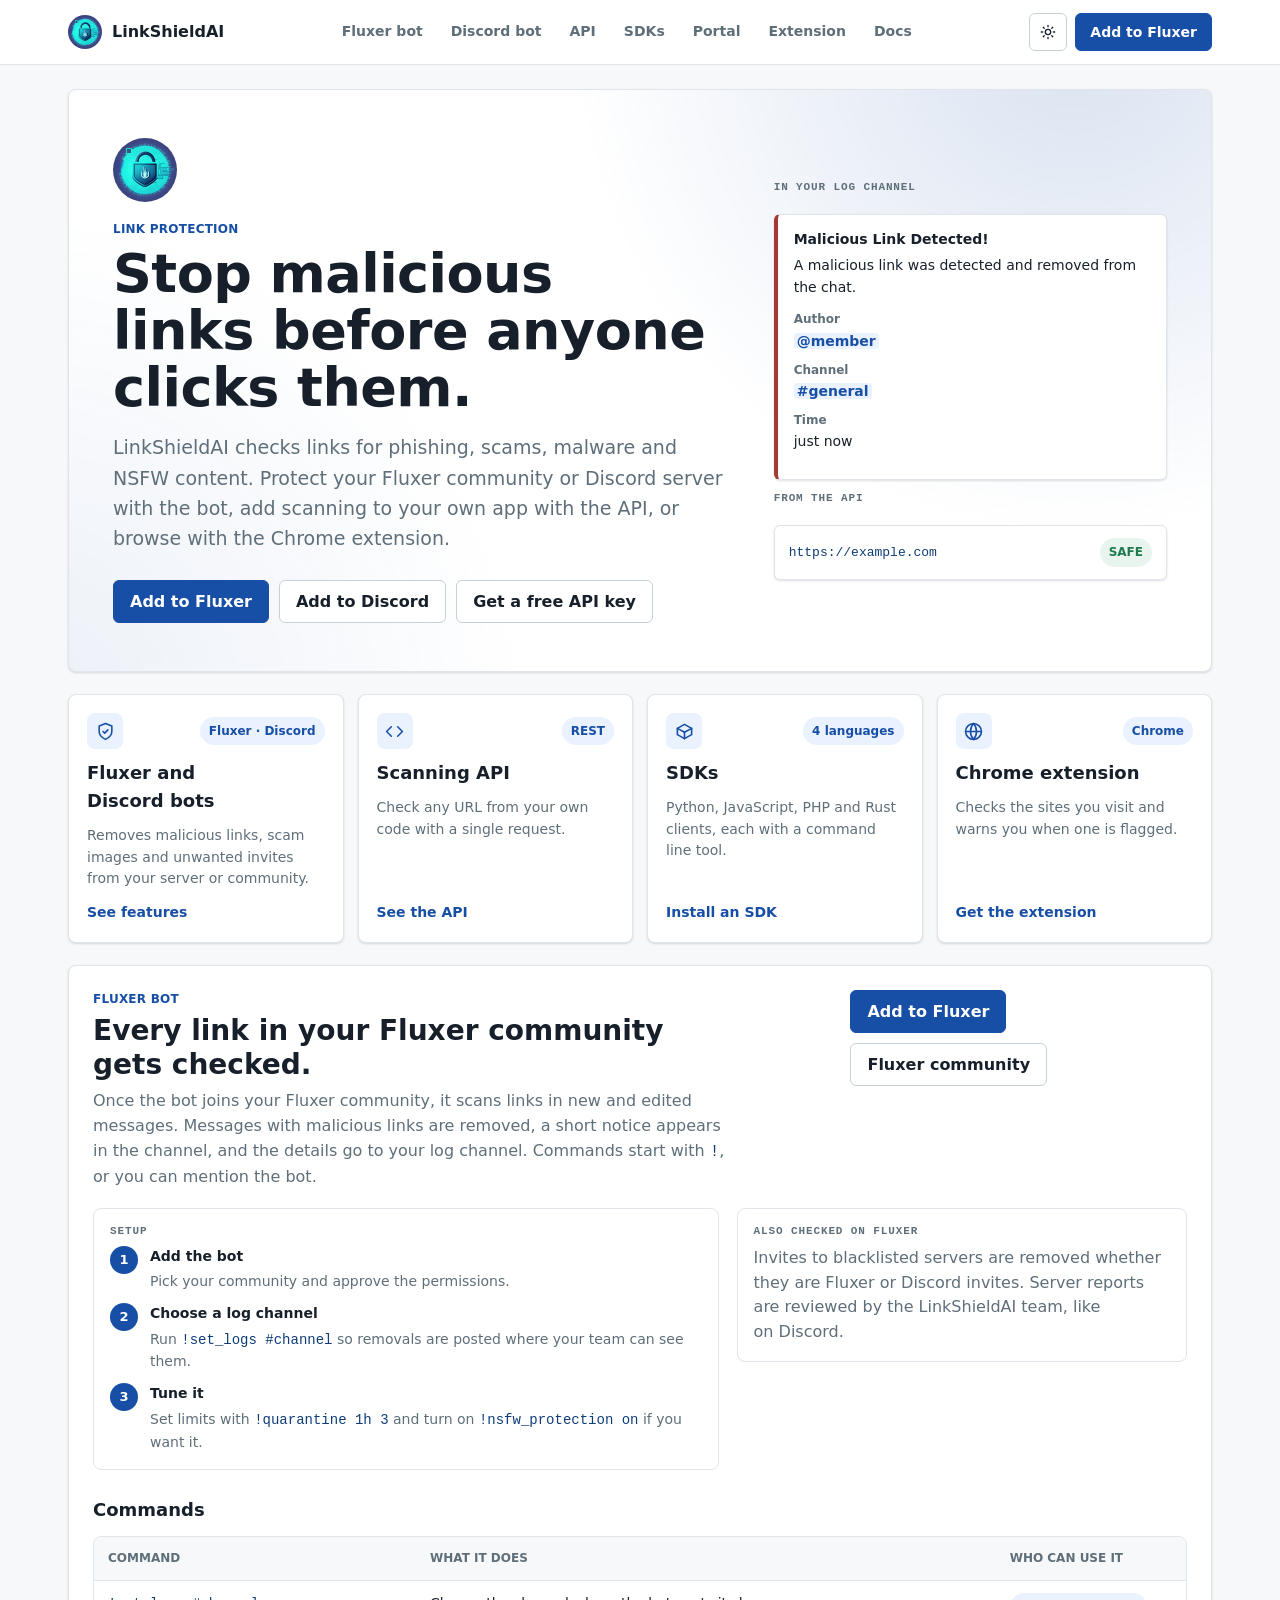
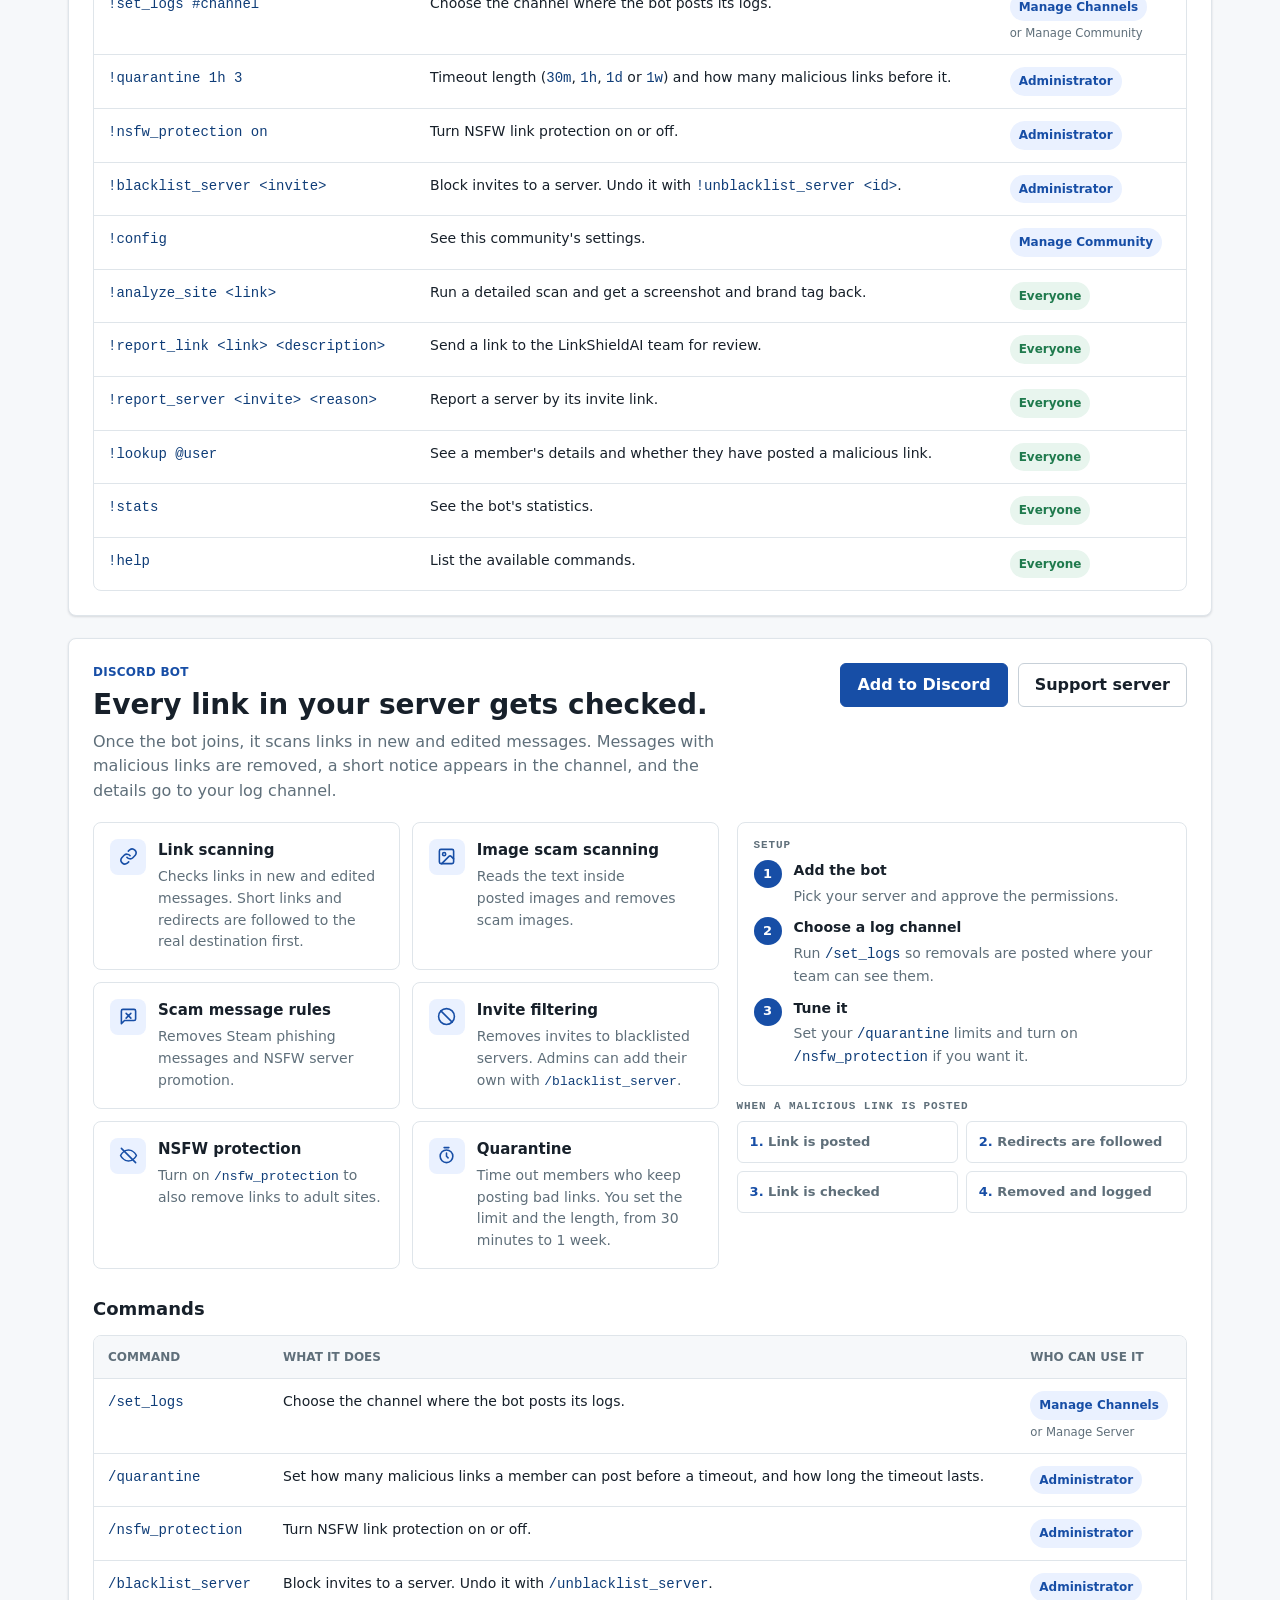
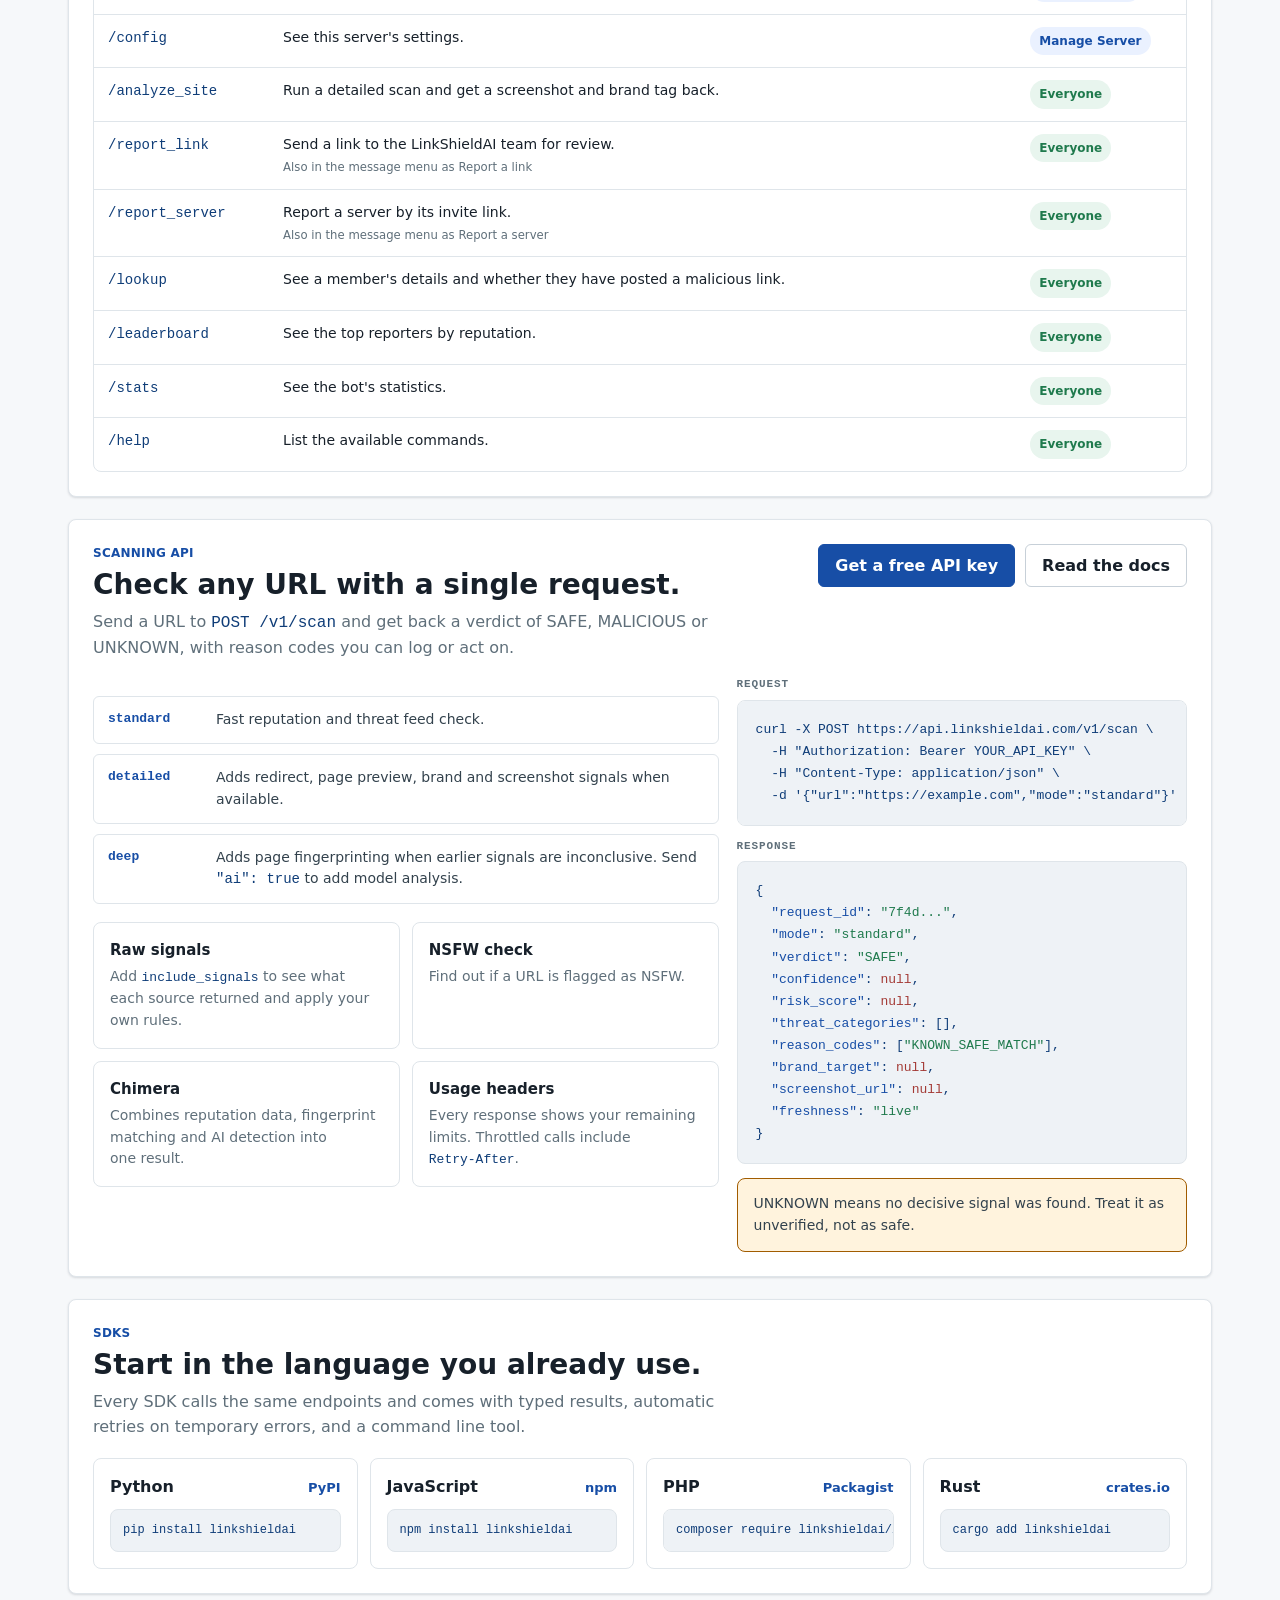
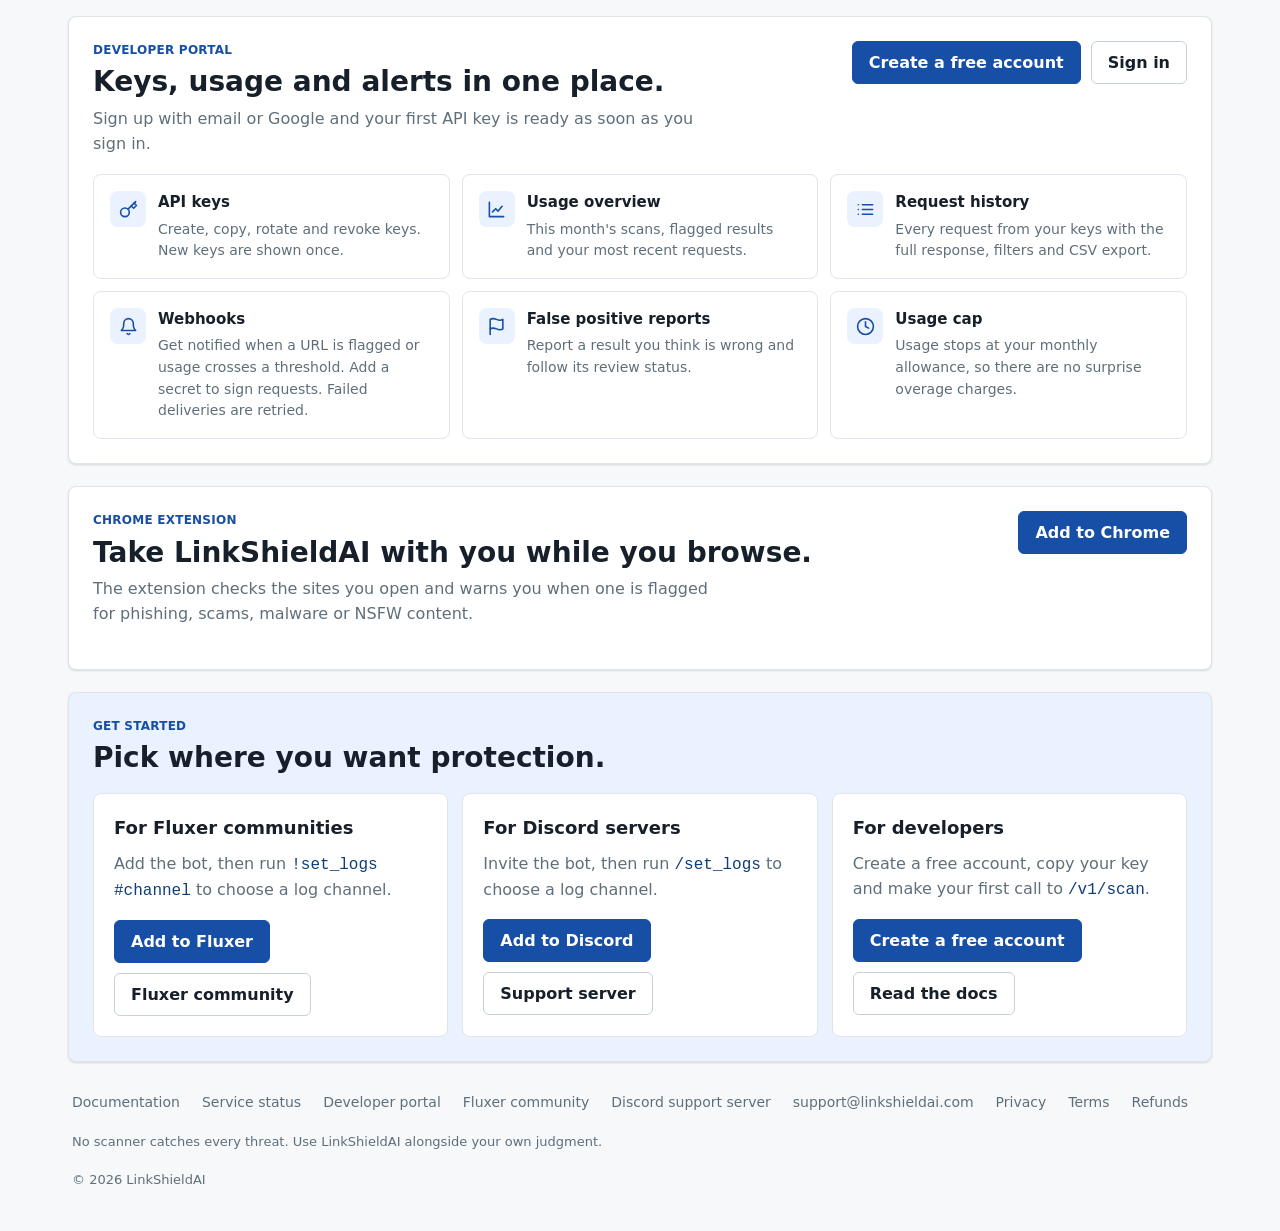
<file: index.html>
<!doctype html>
<html lang="en">
<head>
  <meta charset="utf-8">
  <meta name="viewport" content="width=device-width, initial-scale=1">
  <script>(function(){try{var t=localStorage.getItem('lsa-theme');if(t==='light'||t==='dark')document.documentElement.setAttribute('data-theme',t);}catch(e){}})();</script>
  <title>LinkShieldAI | Link protection for Fluxer, Discord and developers</title>
  <meta name="description" content="LinkShieldAI finds phishing, scam, malware and NSFW links. Protect your Fluxer community or Discord server with the bot, scan URLs from your own app with the API and SDKs, or browse with the Chrome extension.">
  <meta property="og:title" content="LinkShieldAI">
  <meta property="og:description" content="Stop malicious links before anyone clicks them. Fluxer and Discord bots, scanning API, SDKs and Chrome extension.">
  <meta property="og:image" content="https://linkshieldai.com/lsa.png">
  <meta property="og:url" content="https://linkshieldai.com/">
  <meta name="theme-color" content="#f6f8fa" media="(prefers-color-scheme: light)">
  <meta name="theme-color" content="#101418" media="(prefers-color-scheme: dark)">
  <link rel="icon" type="image/png" href="lsa.png">
  <link rel="apple-touch-icon" href="lsa.png">
  <style>
    /* Same tokens as the developer dashboard (API/dashboard/style.css). */
    :root {
      color-scheme: light;
      --primary: #174ea6;
      --primary-dark: #123c80;
      --surface: #ffffff;
      --soft-bg: #f6f8fa;
      --text: #17202a;
      --body-copy: #33424d;
      --muted: #5f6f7a;
      --line: #dfe5ea;
      --line-dark: #c7d0d8;
      --good: #1f7a4d;
      --warn: #a15c00;
      --bad: #a33a35;
      --tag-bg: #eaf1ff;
      --good-bg: #e8f5ee;
      --warning-bg: #fff3dd;
      --danger-bg: #fae9e8;
      --bg: var(--soft-bg);
      --panel: var(--surface);
      --panel-2: #eef2f7;
      --sidebar-bg: var(--surface);
      --code-bg: #eef2f6;
      --code-text: #0f3d78;
      --btn-text: #ffffff;
      --shadow: 0 1px 2px rgba(16, 24, 40, .06), 0 1px 3px rgba(16, 24, 40, .08);
      --radius-card: 8px;
      --radius-control: 6px;
      --mono: "Cascadia Mono", ui-monospace, SFMono-Regular, Consolas, Menlo, monospace;
    }
    @media (prefers-color-scheme: dark) {
      :root:not([data-theme="light"]) {
        color-scheme: dark;
        --primary: #7fb3ff;
        --primary-dark: #a7caff;
        --surface: #151b22;
        --soft-bg: #161d24;
        --text: #edf2f7;
        --body-copy: #d4dbe3;
        --muted: #a8b3bd;
        --line: #2a3440;
        --line-dark: #3a4654;
        --good: #7fd7a5;
        --warn: #f3bd65;
        --bad: #f18c87;
        --tag-bg: #1b2d48;
        --good-bg: #1c3127;
        --warning-bg: #342819;
        --danger-bg: #3a2224;
        --bg: #101418;
        --panel-2: #1b2531;
        --sidebar-bg: #12181f;
        --code-bg: #0f151c;
        --code-text: #a7d8ff;
        --btn-text: #0a1424;
        --shadow: 0 1px 2px rgba(0, 0, 0, .5);
      }
    }
    :root[data-theme="dark"] {
      color-scheme: dark;
      --primary: #7fb3ff;
      --primary-dark: #a7caff;
      --surface: #151b22;
      --soft-bg: #161d24;
      --text: #edf2f7;
      --body-copy: #d4dbe3;
      --muted: #a8b3bd;
      --line: #2a3440;
      --line-dark: #3a4654;
      --good: #7fd7a5;
      --warn: #f3bd65;
      --bad: #f18c87;
      --tag-bg: #1b2d48;
      --good-bg: #1c3127;
      --warning-bg: #342819;
      --danger-bg: #3a2224;
      --bg: #101418;
      --panel-2: #1b2531;
      --sidebar-bg: #12181f;
      --code-bg: #0f151c;
      --code-text: #a7d8ff;
      --btn-text: #0a1424;
      --shadow: 0 1px 2px rgba(0, 0, 0, .5);
    }

    * { box-sizing: border-box; }
    html { scroll-behavior: smooth; scroll-padding-top: 88px; }
    body {
      margin: 0;
      min-height: 100vh;
      font-family: Inter, ui-sans-serif, system-ui, -apple-system, BlinkMacSystemFont, "Segoe UI", sans-serif;
      line-height: 1.55;
      background: var(--bg);
      color: var(--text);
    }
    a { color: inherit; text-decoration: none; }
    h1, h2, h3, p { margin: 0; text-wrap: pretty; }
    code, pre { font-family: var(--mono); }
    code { color: var(--code-text); }
    :focus-visible { outline: 2px solid color-mix(in srgb, var(--primary) 60%, transparent); outline-offset: 2px; }
    .muted { color: var(--muted); }
    .skip {
      position: fixed; top: 10px; left: 10px; z-index: 30;
      padding: 10px 14px; border-radius: var(--radius-control);
      background: var(--primary); color: var(--btn-text); font-weight: 800;
      transform: translateY(-200%);
    }
    .skip:focus { transform: none; }

    /* Top bar */
    .topnav {
      position: sticky; top: 0; z-index: 20;
      background: color-mix(in srgb, var(--sidebar-bg) 92%, transparent);
      border-bottom: 1px solid var(--line);
      backdrop-filter: blur(12px);
    }
    .topnav-inner {
      display: flex; align-items: center; gap: 20px;
      max-width: 1200px; min-height: 64px; margin: 0 auto; padding: 0 28px;
    }
    .brand { display: flex; flex: 0 0 auto; align-items: center; gap: 10px; font-weight: 900; }
    .brand img { flex: 0 0 auto; width: 34px; height: 34px; border-radius: 50%; object-fit: cover; }
    .topnav nav { display: flex; flex: 1; justify-content: center; gap: 4px; min-width: 0; }
    .topnav nav a { padding: 8px 12px; border-radius: var(--radius-control); color: var(--muted); font-size: 14px; font-weight: 700; white-space: nowrap; }
    .topnav nav a:hover, .topnav nav a.active { background: var(--panel-2); color: var(--text); }
    .topnav-actions { display: flex; flex: 0 0 auto; align-items: center; gap: 8px; }
    .topnav-actions .button-link { min-height: 38px; padding: 8px 14px; font-size: 14px; }
    .theme-toggle {
      display: inline-grid; place-items: center;
      width: 38px; height: 38px; padding: 0;
      border: 1px solid var(--line-dark); border-radius: var(--radius-control);
      background: var(--surface); color: var(--text); cursor: pointer;
    }
    .theme-toggle:hover { background: var(--panel-2); }
    .theme-toggle svg { width: 16px; height: 16px; }
    .theme-toggle .theme-toggle-dark { display: none; }
    :root[data-theme="dark"] .theme-toggle .theme-toggle-dark { display: inline; }
    :root[data-theme="dark"] .theme-toggle .theme-toggle-light { display: none; }
    @media (prefers-color-scheme: dark) {
      :root:not([data-theme="light"]) .theme-toggle .theme-toggle-dark { display: inline; }
      :root:not([data-theme="light"]) .theme-toggle .theme-toggle-light { display: none; }
    }

    .content {
      width: 100%; max-width: 1200px; margin: 0 auto;
      padding: 24px 28px 28px; display: grid; grid-template-columns: minmax(0, 1fr);
      gap: 22px; align-content: start;
    }

    /* Building blocks from the dashboard */
    .eyebrow { margin: 0 0 6px; color: var(--primary); text-transform: uppercase; font-size: 12px; font-weight: 900; letter-spacing: .02em; }
    .panel, .product, .feature, .sdk {
      background: var(--panel); border: 1px solid var(--line);
      border-radius: var(--radius-card); box-shadow: var(--shadow);
    }
    .panel { padding: 24px; }
    .panel h2 { font-size: clamp(22px, 2.6vw, 28px); line-height: 1.2; }
    .panel-heading { display: flex; align-items: flex-start; justify-content: space-between; gap: 16px; margin-bottom: 18px; }
    .panel-heading p.muted { max-width: 640px; margin-top: 8px; }
    .button-link {
      display: inline-flex; align-items: center; justify-content: center;
      min-height: 42px; padding: 11px 16px;
      border: 1px solid var(--primary); border-radius: var(--radius-control);
      background: var(--primary); color: var(--btn-text);
      font-weight: 900; line-height: 1.2; text-align: center; white-space: nowrap;
    }
    .button-link:hover { background: var(--primary-dark); border-color: var(--primary-dark); }
    .button-link.secondary-link { background: var(--surface); color: var(--text); border-color: var(--line-dark); }
    .button-link.secondary-link:hover { background: var(--panel-2); }
    .button-row { display: flex; flex-wrap: wrap; gap: 10px; }
    .status-pill {
      display: inline-flex; align-items: center; gap: 6px; width: max-content;
      padding: 5px 9px; border-radius: 999px;
      background: var(--soft-bg); color: var(--muted);
      font-size: 12px; font-weight: 900; white-space: nowrap;
    }
    .status-pill.good { background: var(--good-bg); color: var(--good); }
    .status-pill.info { background: var(--tag-bg); color: var(--primary); }
    .status-pill.bad { background: var(--danger-bg); color: var(--bad); }
    .code-sample {
      margin: 0; padding: 18px;
      border: 1px solid var(--line); border-radius: var(--radius-card);
      background: var(--code-bg); color: var(--code-text);
      overflow-x: auto; font-size: 13px; line-height: 1.7;
    }
    .code-label { display: flex; justify-content: space-between; align-items: center; margin: 0 0 8px; color: var(--muted); font: 800 11px/1.2 var(--mono); letter-spacing: .08em; text-transform: uppercase; }
    .json-key { color: var(--primary); }
    .json-str { color: var(--good); }
    .json-null { color: var(--bad); }
    .notice {
      padding: 14px 16px; border: 1px solid var(--warn); border-radius: var(--radius-card);
      background: var(--warning-bg); color: var(--body-copy); font-size: 14px;
    }
    .icon {
      display: inline-grid; place-items: center; flex: 0 0 auto;
      width: 36px; height: 36px; border-radius: var(--radius-card);
      background: var(--tag-bg); color: var(--primary);
    }
    .icon svg { width: 19px; height: 19px; fill: none; stroke: currentColor; stroke-width: 2; stroke-linecap: round; stroke-linejoin: round; }

    /* Hero */
    .hero {
      position: relative; overflow: hidden; padding: 48px 44px;
      background:
        radial-gradient(circle at 88% -10%, color-mix(in srgb, var(--primary) 16%, transparent), transparent 42%),
        radial-gradient(circle at -5% 110%, color-mix(in srgb, var(--primary) 9%, transparent), transparent 38%),
        var(--panel);
    }
    .hero-grid { display: grid; grid-template-columns: minmax(0, 1.35fr) minmax(280px, .85fr); gap: 36px; align-items: center; }
    .hero-logo { display: block; width: 64px; height: 64px; margin-bottom: 18px; border-radius: 50%; object-fit: cover; }
    .hero h1 { max-width: 760px; margin: 4px 0 16px; font-size: clamp(34px, 4.4vw, 54px); line-height: 1.06; letter-spacing: -.01em; }
    .hero .lead { max-width: 640px; color: var(--muted); font-size: clamp(17px, 1.6vw, 19px); line-height: 1.6; }
    .hero .button-row { margin-top: 26px; }
    .hero-visual { display: grid; gap: 12px; }
    .hero-visual .log-preview { background: var(--panel); box-shadow: var(--shadow); }
    .verdict-row {
      display: flex; align-items: center; justify-content: space-between; gap: 12px;
      padding: 12px 14px; border: 1px solid var(--line); border-radius: var(--radius-control);
      background: var(--panel); box-shadow: var(--shadow); font-size: 13px;
    }
    .verdict-row code { overflow: hidden; text-overflow: ellipsis; white-space: nowrap; }

    /* Product row */
    .product-grid { display: grid; grid-template-columns: repeat(4, minmax(0, 1fr)); gap: 14px; }
    .product { display: flex; flex-direction: column; gap: 10px; padding: 18px; transition: border-color .15s ease; }
    .product:hover { border-color: var(--primary); }
    .product-top { display: flex; align-items: center; justify-content: space-between; gap: 10px; }
    .product h3 { font-size: 18px; }
    .product p { color: var(--muted); font-size: 14px; }
    .product .more { margin-top: auto; padding-top: 2px; color: var(--primary); font-size: 14px; font-weight: 800; }

    /* Feature cards */
    .split { display: grid; grid-template-columns: minmax(0, 1.25fr) minmax(300px, .9fr); gap: 18px; align-items: start; }
    .feature-grid { display: grid; grid-template-columns: repeat(2, minmax(0, 1fr)); gap: 12px; }
    .feature-grid.three { grid-template-columns: repeat(3, minmax(0, 1fr)); }
    .feature { display: flex; gap: 12px; padding: 16px; box-shadow: none; }
    .feature h3 { margin-bottom: 4px; font-size: 15px; }
    .feature p { color: var(--muted); font-size: 14px; }
    .feature code { font-size: 13px; }
    .stack { display: grid; grid-template-columns: minmax(0, 1fr); gap: 14px; }
    .split > *, .hero-grid > * { min-width: 0; }

    /* Discord log preview */
    .log-preview {
      padding: 14px 16px; border: 1px solid var(--line); border-left: 4px solid var(--bad);
      border-radius: var(--radius-control); background: var(--soft-bg); font-size: 14px;
    }
    .log-preview strong { display: block; margin-bottom: 4px; }
    .log-preview dl { display: grid; gap: 8px; margin: 12px 0; }
    .log-preview dt { color: var(--muted); font-size: 12px; font-weight: 800; }
    .log-preview dd { margin: 2px 0 0; }
    .log-preview .mention { padding: 0 3px; border-radius: 3px; background: var(--tag-bg); color: var(--primary); font-weight: 700; }
    .log-preview small { color: var(--muted); font-size: 12px; }
    .steps { display: grid; grid-template-columns: repeat(2, minmax(0, 1fr)); gap: 8px; margin: 0; padding: 0; list-style: none; counter-reset: step; }
    .steps li {
      counter-increment: step; padding: 10px 12px;
      border: 1px solid var(--line); border-radius: var(--radius-control);
      color: var(--muted); font-size: 13px; font-weight: 700;
    }
    .steps li::before { content: counter(step) ". "; color: var(--primary); }
    .setup-list { display: grid; gap: 10px; margin: 0; padding: 0; list-style: none; counter-reset: setup; }
    .setup-list li { counter-increment: setup; display: grid; grid-template-columns: 28px minmax(0, 1fr); gap: 4px 12px; font-size: 14px; }
    .setup-list li::before {
      content: counter(setup); grid-row: span 2;
      display: grid; place-items: center; width: 28px; height: 28px; border-radius: 50%;
      background: var(--primary); color: var(--btn-text); font-weight: 900; font-size: 13px;
    }
    .setup-list span { color: var(--muted); }
    .box { padding: 16px; border: 1px solid var(--line); border-radius: var(--radius-card); }

    /* Command table */
    .subheading { margin: 26px 0 12px; font-size: 18px; }
    .table-wrap { overflow-x: auto; border: 1px solid var(--line); border-radius: var(--radius-card); }
    table { width: 100%; min-width: 640px; border-collapse: collapse; font-size: 14px; }
    th, td { padding: 12px 14px; border-bottom: 1px solid var(--line); text-align: left; vertical-align: top; }
    tr:last-child td { border-bottom: 0; }
    th { background: var(--soft-bg); color: var(--muted); font-size: 12px; text-transform: uppercase; }
    td:first-child { white-space: nowrap; }
    td small { display: block; margin-top: 3px; color: var(--muted); }

    /* API */
    .modes { display: grid; gap: 10px; margin: 18px 0; }
    .modes div { display: grid; grid-template-columns: 96px minmax(0, 1fr); gap: 12px; padding: 12px 14px; border: 1px solid var(--line); border-radius: var(--radius-control); }
    .modes dt { font: 800 13px/1.5 var(--mono); color: var(--primary); }
    .modes dd { margin: 0; color: var(--body-copy); font-size: 14px; }

    /* SDKs */
    .sdk-grid { display: grid; grid-template-columns: repeat(4, minmax(0, 1fr)); gap: 12px; }
    .sdk { display: grid; gap: 10px; align-content: start; padding: 16px; box-shadow: none; }
    .sdk-head { display: flex; align-items: baseline; justify-content: space-between; gap: 8px; }
    .sdk h3 { font-size: 16px; }
    .sdk a { color: var(--primary); font-size: 13px; font-weight: 800; }
    .sdk .code-sample { padding: 10px 12px; font-size: 12px; white-space: nowrap; }

    /* Get started */
    .quickstart-panel { background: var(--tag-bg); }
    .paths { display: grid; grid-template-columns: repeat(auto-fit, minmax(240px, 1fr)); gap: 14px; margin-top: 18px; }
    .path { display: grid; gap: 10px; align-content: start; padding: 20px; border: 1px solid var(--line); border-radius: var(--radius-card); background: var(--panel); }
    .path h3 { font-size: 18px; }
    .path p { color: var(--muted); }
    .path .button-row { margin-top: 6px; }

    /* Footer */
    .site-footer { display: grid; gap: 18px; padding: 8px 4px 20px; color: var(--muted); font-size: 14px; }
    .footer-links { display: flex; flex-wrap: wrap; gap: 10px 22px; }
    .footer-links a:hover { color: var(--text); }
    .footer-note { font-size: 13px; }

    @media (max-width: 1000px) {
      .split, .hero-grid { grid-template-columns: minmax(0, 1fr); }
      .hero-visual { max-width: 520px; }
      .sdk-grid { grid-template-columns: repeat(2, minmax(0, 1fr)); }
      .feature-grid.three { grid-template-columns: repeat(2, minmax(0, 1fr)); }
      .product-grid { grid-template-columns: repeat(2, minmax(0, 1fr)); }
    }
    @media (max-width: 920px) {
      .topnav-inner { gap: 12px; padding: 0 16px; }
      .brand span, .topnav-actions .button-link { display: none; }
      .topnav nav { justify-content: flex-start; overflow-x: auto; scrollbar-width: none; }
      .topnav nav::-webkit-scrollbar { display: none; }
      .topnav nav a { flex: 0 0 auto; padding: 8px 10px; }
    }
    @media (max-width: 680px) {
      html { scroll-padding-top: 76px; }
      .content { padding: 16px; gap: 16px; }
      .panel { padding: 20px 18px; }
      .hero { padding: 32px 20px 28px; }
      .hero .button-link { flex: 1 1 100%; }
      .panel-heading { flex-direction: column; }
      .panel-heading .button-row, .path .button-row { width: 100%; }
      .panel-heading .button-link, .path .button-link { flex: 1 1 auto; }
      .product-grid, .feature-grid, .feature-grid.three, .sdk-grid, .paths, .steps { grid-template-columns: minmax(0, 1fr); }
      .modes div { grid-template-columns: minmax(0, 1fr); gap: 4px; }
    }
    @media (prefers-reduced-motion: reduce) {
      html { scroll-behavior: auto; }
      .product { transition: none; }
    }
  </style>
</head>
<body>
<a class="skip" href="#main">Skip to content</a>
<header class="topnav">
  <div class="topnav-inner">
    <a class="brand" href="#top"><img src="lsa.png" alt="" width="34" height="34"><span>LinkShieldAI</span></a>
    <nav aria-label="Sections">
      <a href="#fluxer">Fluxer bot</a>
      <a href="#discord">Discord bot</a>
      <a href="#api">API</a>
      <a href="#sdks">SDKs</a>
      <a href="#portal">Portal</a>
      <a href="#extension">Extension</a>
      <a href="https://docs.linkshieldai.com/">Docs</a>
    </nav>
    <div class="topnav-actions">
      <button type="button" class="theme-toggle" aria-label="Toggle light or dark theme"><svg class="theme-toggle-light" viewBox="0 0 24 24" fill="none" stroke="currentColor" stroke-width="2" stroke-linecap="round" aria-hidden="true"><circle cx="12" cy="12" r="4"/><path d="M12 2v2M12 20v2M2 12h2M20 12h2M4.9 4.9l1.4 1.4M17.7 17.7l1.4 1.4M19.1 4.9l-1.4 1.4M6.3 17.7l-1.4 1.4"/></svg><svg class="theme-toggle-dark" viewBox="0 0 24 24" fill="none" stroke="currentColor" stroke-width="2" stroke-linecap="round" aria-hidden="true"><path d="M21 12.8A9 9 0 1 1 11.2 3a7 7 0 0 0 9.8 9.8z"/></svg></button>
      <a class="button-link" href="https://web.fluxer.app/oauth2/authorize?client_id=1553493782584897538&amp;scope=bot&amp;permissions=18015498558106695">Add to Fluxer</a>
    </div>
  </div>
</header>

<main class="content" id="main">
  <section class="panel hero" id="top">
    <div class="hero-grid">
      <div>
        <img class="hero-logo" src="lsa.png" alt="LinkShieldAI logo" width="64" height="64">
        <p class="eyebrow">Link protection</p>
        <h1>Stop malicious links before anyone clicks them.</h1>
        <p class="lead">LinkShieldAI checks links for phishing, scams, malware and NSFW content. Protect your Fluxer community or Discord server with the bot, add scanning to your own app with the API, or browse with the Chrome extension.</p>
        <div class="button-row">
          <a class="button-link" href="https://web.fluxer.app/oauth2/authorize?client_id=1553493782584897538&amp;scope=bot&amp;permissions=18015498558106695">Add to Fluxer</a>
          <a class="button-link secondary-link" href="https://discord.com/oauth2/authorize?client_id=839192943931162643&amp;permissions=1099511965760&amp;scope=bot">Add to Discord</a>
          <a class="button-link secondary-link" href="https://developer.linkshieldai.com/portal.php?signup=1">Get a free API key</a>
        </div>
      </div>
      <div class="hero-visual">
        <p class="code-label">In your log channel</p>
        <div class="log-preview" aria-label="Example of the log the bot posts after removing a link">
          <strong>Malicious Link Detected!</strong>
          <span>A malicious link was detected and removed from the chat.</span>
          <dl>
            <div><dt>Author</dt><dd><span class="mention">@member</span></dd></div>
            <div><dt>Channel</dt><dd><span class="mention">#general</span></dd></div>
            <div><dt>Time</dt><dd>just now</dd></div>
          </dl>
        </div>
        <p class="code-label">From the API</p>
        <div class="verdict-row">
          <code>https://example.com</code>
          <span class="status-pill good">SAFE</span>
        </div>
      </div>
    </div>
  </section>

  <section class="product-grid" aria-label="Products">
    <a class="product" href="#fluxer">
      <div class="product-top">
        <span class="icon"><svg viewBox="0 0 24 24" aria-hidden="true"><path d="M12 22s8-4 8-10V5l-8-3-8 3v7c0 6 8 10 8 10z"/><path d="m9 12 2 2 4-4"/></svg></span>
        <span class="status-pill info">Fluxer · Discord</span>
      </div>
      <h3>Fluxer and Discord bots</h3>
      <p>Removes malicious links, scam images and unwanted invites from your server or community.</p>
      <span class="more">See features</span>
    </a>
    <a class="product" href="#api">
      <div class="product-top">
        <span class="icon"><svg viewBox="0 0 24 24" aria-hidden="true"><path d="m16 18 6-6-6-6"/><path d="m8 6-6 6 6 6"/></svg></span>
        <span class="status-pill info">REST</span>
      </div>
      <h3>Scanning API</h3>
      <p>Check any URL from your own code with a single request.</p>
      <span class="more">See the API</span>
    </a>
    <a class="product" href="#sdks">
      <div class="product-top">
        <span class="icon"><svg viewBox="0 0 24 24" aria-hidden="true"><path d="M21 8 12 3 3 8v8l9 5 9-5V8z"/><path d="m3 8 9 5 9-5"/><path d="M12 13v8"/></svg></span>
        <span class="status-pill info">4 languages</span>
      </div>
      <h3>SDKs</h3>
      <p>Python, JavaScript, PHP and Rust clients, each with a command line tool.</p>
      <span class="more">Install an SDK</span>
    </a>
    <a class="product" href="#extension">
      <div class="product-top">
        <span class="icon"><svg viewBox="0 0 24 24" aria-hidden="true"><circle cx="12" cy="12" r="10"/><path d="M2 12h20"/><path d="M12 2a15 15 0 0 1 0 20a15 15 0 0 1 0-20z"/></svg></span>
        <span class="status-pill info">Chrome</span>
      </div>
      <h3>Chrome extension</h3>
      <p>Checks the sites you visit and warns you when one is flagged.</p>
      <span class="more">Get the extension</span>
    </a>
  </section>

  <section class="panel" id="fluxer">
    <div class="panel-heading">
      <div>
        <p class="eyebrow">Fluxer bot</p>
        <h2>Every link in your Fluxer community gets checked.</h2>
        <p class="muted">Once the bot joins your <a href="https://fluxer.app/">Fluxer</a> community, it scans links in new and edited messages. Messages with malicious links are removed, a short notice appears in the channel, and the details go to your log channel. Commands start with <code>!</code>, or you can mention the bot.</p>
      </div>
      <div class="button-row">
        <a class="button-link" href="https://web.fluxer.app/oauth2/authorize?client_id=1553493782584897538&amp;scope=bot&amp;permissions=18015498558106695">Add to Fluxer</a>
        <a class="button-link secondary-link" href="https://fluxer.gg/t5A9xQsl">Fluxer community</a>
      </div>
    </div>

    <div class="split">
      <div class="box">
        <p class="code-label">Setup</p>
        <ol class="setup-list">
          <li><strong>Add the bot</strong><span>Pick your community and approve the permissions.</span></li>
          <li><strong>Choose a log channel</strong><span>Run <code>!set_logs #channel</code> so removals are posted where your team can see them.</span></li>
          <li><strong>Tune it</strong><span>Set limits with <code>!quarantine 1h 3</code> and turn on <code>!nsfw_protection on</code> if you want it.</span></li>
        </ol>
      </div>
      <div class="box">
        <p class="code-label">Also checked on Fluxer</p>
        <p class="muted">Invites to blacklisted servers are removed whether they are Fluxer or Discord invites. Server reports are reviewed by the LinkShieldAI team, like on Discord.</p>
      </div>
    </div>

    <h3 class="subheading">Commands</h3>
    <div class="table-wrap">
      <table>
        <thead><tr><th>Command</th><th>What it does</th><th>Who can use it</th></tr></thead>
        <tbody>
          <tr><td><code>!set_logs #channel</code></td><td>Choose the channel where the bot posts its logs.</td><td><span class="status-pill info">Manage Channels</span><small>or Manage Community</small></td></tr>
          <tr><td><code>!quarantine 1h 3</code></td><td>Timeout length (<code>30m</code>, <code>1h</code>, <code>1d</code> or <code>1w</code>) and how many malicious links before it.</td><td><span class="status-pill info">Administrator</span></td></tr>
          <tr><td><code>!nsfw_protection on</code></td><td>Turn NSFW link protection on or off.</td><td><span class="status-pill info">Administrator</span></td></tr>
          <tr><td><code>!blacklist_server &lt;invite&gt;</code></td><td>Block invites to a server. Undo it with <code>!unblacklist_server &lt;id&gt;</code>.</td><td><span class="status-pill info">Administrator</span></td></tr>
          <tr><td><code>!config</code></td><td>See this community's settings.</td><td><span class="status-pill info">Manage Community</span></td></tr>
          <tr><td><code>!analyze_site &lt;link&gt;</code></td><td>Run a detailed scan and get a screenshot and brand tag back.</td><td><span class="status-pill good">Everyone</span></td></tr>
          <tr><td><code>!report_link &lt;link&gt; &lt;description&gt;</code></td><td>Send a link to the LinkShieldAI team for review.</td><td><span class="status-pill good">Everyone</span></td></tr>
          <tr><td><code>!report_server &lt;invite&gt; &lt;reason&gt;</code></td><td>Report a server by its invite link.</td><td><span class="status-pill good">Everyone</span></td></tr>
          <tr><td><code>!lookup @user</code></td><td>See a member's details and whether they have posted a malicious link.</td><td><span class="status-pill good">Everyone</span></td></tr>
          <tr><td><code>!stats</code></td><td>See the bot's statistics.</td><td><span class="status-pill good">Everyone</span></td></tr>
          <tr><td><code>!help</code></td><td>List the available commands.</td><td><span class="status-pill good">Everyone</span></td></tr>
        </tbody>
      </table>
    </div>
  </section>

  <section class="panel" id="discord">
    <div class="panel-heading">
      <div>
        <p class="eyebrow">Discord bot</p>
        <h2>Every link in your server gets checked.</h2>
        <p class="muted">Once the bot joins, it scans links in new and edited messages. Messages with malicious links are removed, a short notice appears in the channel, and the details go to your log channel.</p>
      </div>
      <div class="button-row">
        <a class="button-link" href="https://discord.com/oauth2/authorize?client_id=839192943931162643&amp;permissions=1099511965760&amp;scope=bot">Add to Discord</a>
        <a class="button-link secondary-link" href="https://discord.gg/PE7ZTcdtGZ">Support server</a>
      </div>
    </div>

    <div class="split">
      <div class="feature-grid">
        <article class="feature">
          <span class="icon"><svg viewBox="0 0 24 24" aria-hidden="true"><path d="M10 13a5 5 0 0 0 7.5.5l3-3a5 5 0 0 0-7-7l-1.7 1.7"/><path d="M14 11a5 5 0 0 0-7.5-.5l-3 3a5 5 0 0 0 7 7l1.7-1.7"/></svg></span>
          <div><h3>Link scanning</h3><p>Checks links in new and edited messages. Short links and redirects are followed to the real destination first.</p></div>
        </article>
        <article class="feature">
          <span class="icon"><svg viewBox="0 0 24 24" aria-hidden="true"><rect x="3" y="3" width="18" height="18" rx="2"/><circle cx="9" cy="9" r="2"/><path d="m21 15-3.1-3.1a2 2 0 0 0-2.8 0L6 21"/></svg></span>
          <div><h3>Image scam scanning</h3><p>Reads the text inside posted images and removes scam images.</p></div>
        </article>
        <article class="feature">
          <span class="icon"><svg viewBox="0 0 24 24" aria-hidden="true"><path d="M21 15a2 2 0 0 1-2 2H7l-4 4V5a2 2 0 0 1 2-2h14a2 2 0 0 1 2 2z"/><path d="M9 8l6 6M15 8l-6 6"/></svg></span>
          <div><h3>Scam message rules</h3><p>Removes Steam phishing messages and NSFW server promotion.</p></div>
        </article>
        <article class="feature">
          <span class="icon"><svg viewBox="0 0 24 24" aria-hidden="true"><circle cx="12" cy="12" r="10"/><path d="m4.9 4.9 14.2 14.2"/></svg></span>
          <div><h3>Invite filtering</h3><p>Removes invites to blacklisted servers. Admins can add their own with <code>/blacklist_server</code>.</p></div>
        </article>
        <article class="feature">
          <span class="icon"><svg viewBox="0 0 24 24" aria-hidden="true"><path d="M2 12s3.5-7 10-7 10 7 10 7-3.5 7-10 7S2 12 2 12z"/><path d="m3 3 18 18"/></svg></span>
          <div><h3>NSFW protection</h3><p>Turn on <code>/nsfw_protection</code> to also remove links to adult sites.</p></div>
        </article>
        <article class="feature">
          <span class="icon"><svg viewBox="0 0 24 24" aria-hidden="true"><circle cx="12" cy="13" r="8"/><path d="M12 9v4l2 2"/><path d="M9 2h6"/></svg></span>
          <div><h3>Quarantine</h3><p>Time out members who keep posting bad links. You set the limit and the length, from 30 minutes to 1 week.</p></div>
        </article>
      </div>

      <div class="stack">
        <div class="box">
          <p class="code-label">Setup</p>
          <ol class="setup-list">
            <li><strong>Add the bot</strong><span>Pick your server and approve the permissions.</span></li>
            <li><strong>Choose a log channel</strong><span>Run <code>/set_logs</code> so removals are posted where your team can see them.</span></li>
            <li><strong>Tune it</strong><span>Set your <code>/quarantine</code> limits and turn on <code>/nsfw_protection</code> if you want it.</span></li>
          </ol>
        </div>
        <div>
          <p class="code-label">When a malicious link is posted</p>
          <ol class="steps">
            <li>Link is posted</li>
            <li>Redirects are followed</li>
            <li>Link is checked</li>
            <li>Removed and logged</li>
          </ol>
        </div>
      </div>
    </div>

    <h3 class="subheading">Commands</h3>
    <div class="table-wrap">
      <table>
        <thead><tr><th>Command</th><th>What it does</th><th>Who can use it</th></tr></thead>
        <tbody>
          <tr><td><code>/set_logs</code></td><td>Choose the channel where the bot posts its logs.</td><td><span class="status-pill info">Manage Channels</span><small>or Manage Server</small></td></tr>
          <tr><td><code>/quarantine</code></td><td>Set how many malicious links a member can post before a timeout, and how long the timeout lasts.</td><td><span class="status-pill info">Administrator</span></td></tr>
          <tr><td><code>/nsfw_protection</code></td><td>Turn NSFW link protection on or off.</td><td><span class="status-pill info">Administrator</span></td></tr>
          <tr><td><code>/blacklist_server</code></td><td>Block invites to a server. Undo it with <code>/unblacklist_server</code>.</td><td><span class="status-pill info">Administrator</span></td></tr>
          <tr><td><code>/config</code></td><td>See this server's settings.</td><td><span class="status-pill info">Manage Server</span></td></tr>
          <tr><td><code>/analyze_site</code></td><td>Run a detailed scan and get a screenshot and brand tag back.</td><td><span class="status-pill good">Everyone</span></td></tr>
          <tr><td><code>/report_link</code></td><td>Send a link to the LinkShieldAI team for review.<small>Also in the message menu as Report a link</small></td><td><span class="status-pill good">Everyone</span></td></tr>
          <tr><td><code>/report_server</code></td><td>Report a server by its invite link.<small>Also in the message menu as Report a server</small></td><td><span class="status-pill good">Everyone</span></td></tr>
          <tr><td><code>/lookup</code></td><td>See a member's details and whether they have posted a malicious link.</td><td><span class="status-pill good">Everyone</span></td></tr>
          <tr><td><code>/leaderboard</code></td><td>See the top reporters by reputation.</td><td><span class="status-pill good">Everyone</span></td></tr>
          <tr><td><code>/stats</code></td><td>See the bot's statistics.</td><td><span class="status-pill good">Everyone</span></td></tr>
          <tr><td><code>/help</code></td><td>List the available commands.</td><td><span class="status-pill good">Everyone</span></td></tr>
        </tbody>
      </table>
    </div>
  </section>

  <section class="panel" id="api">
    <div class="panel-heading">
      <div>
        <p class="eyebrow">Scanning API</p>
        <h2>Check any URL with a single request.</h2>
        <p class="muted">Send a URL to <code>POST /v1/scan</code> and get back a verdict of SAFE, MALICIOUS or UNKNOWN, with reason codes you can log or act on.</p>
      </div>
      <div class="button-row">
        <a class="button-link" href="https://developer.linkshieldai.com/portal.php?signup=1">Get a free API key</a>
        <a class="button-link secondary-link" href="https://docs.linkshieldai.com/">Read the docs</a>
      </div>
    </div>

    <div class="split">
      <div>
        <dl class="modes" aria-label="Scan modes">
          <div><dt>standard</dt><dd>Fast reputation and threat feed check.</dd></div>
          <div><dt>detailed</dt><dd>Adds redirect, page preview, brand and screenshot signals when available.</dd></div>
          <div><dt>deep</dt><dd>Adds page fingerprinting when earlier signals are inconclusive. Send <code>"ai": true</code> to add model analysis.</dd></div>
        </dl>
        <div class="feature-grid">
          <article class="feature"><div><h3>Raw signals</h3><p>Add <code>include_signals</code> to see what each source returned and apply your own rules.</p></div></article>
          <article class="feature"><div><h3>NSFW check</h3><p>Find out if a URL is flagged as NSFW.</p></div></article>
          <article class="feature"><div><h3>Chimera</h3><p>Combines reputation data, fingerprint matching and AI detection into one result.</p></div></article>
          <article class="feature"><div><h3>Usage headers</h3><p>Every response shows your remaining limits. Throttled calls include <code>Retry-After</code>.</p></div></article>
        </div>
      </div>
      <div class="stack">
        <div>
          <p class="code-label">Request</p>
<pre class="code-sample"><code>curl -X POST https://api.linkshieldai.com/v1/scan \
  -H "Authorization: Bearer YOUR_API_KEY" \
  -H "Content-Type: application/json" \
  -d '{"url":"https://example.com","mode":"standard"}'</code></pre>
        </div>
        <div>
          <p class="code-label">Response</p>
<pre class="code-sample"><code>{
  <span class="json-key">"request_id"</span>: <span class="json-str">"7f4d..."</span>,
  <span class="json-key">"mode"</span>: <span class="json-str">"standard"</span>,
  <span class="json-key">"verdict"</span>: <span class="json-str">"SAFE"</span>,
  <span class="json-key">"confidence"</span>: <span class="json-null">null</span>,
  <span class="json-key">"risk_score"</span>: <span class="json-null">null</span>,
  <span class="json-key">"threat_categories"</span>: [],
  <span class="json-key">"reason_codes"</span>: [<span class="json-str">"KNOWN_SAFE_MATCH"</span>],
  <span class="json-key">"brand_target"</span>: <span class="json-null">null</span>,
  <span class="json-key">"screenshot_url"</span>: <span class="json-null">null</span>,
  <span class="json-key">"freshness"</span>: <span class="json-str">"live"</span>
}</code></pre>
        </div>
        <p class="notice">UNKNOWN means no decisive signal was found. Treat it as unverified, not as safe.</p>
      </div>
    </div>
  </section>

  <section class="panel" id="sdks">
    <div class="panel-heading">
      <div>
        <p class="eyebrow">SDKs</p>
        <h2>Start in the language you already use.</h2>
        <p class="muted">Every SDK calls the same endpoints and comes with typed results, automatic retries on temporary errors, and a command line tool.</p>
      </div>
    </div>
    <div class="sdk-grid">
      <article class="sdk">
        <div class="sdk-head"><h3>Python</h3><a href="https://pypi.org/project/linkshieldai/">PyPI</a></div>
        <pre class="code-sample"><code>pip install linkshieldai</code></pre>
      </article>
      <article class="sdk">
        <div class="sdk-head"><h3>JavaScript</h3><a href="https://www.npmjs.com/package/linkshieldai">npm</a></div>
        <pre class="code-sample"><code>npm install linkshieldai</code></pre>
      </article>
      <article class="sdk">
        <div class="sdk-head"><h3>PHP</h3><a href="https://packagist.org/packages/linkshieldai/linkshieldai">Packagist</a></div>
        <pre class="code-sample"><code>composer require linkshieldai/linkshieldai</code></pre>
      </article>
      <article class="sdk">
        <div class="sdk-head"><h3>Rust</h3><a href="https://crates.io/crates/linkshieldai">crates.io</a></div>
        <pre class="code-sample"><code>cargo add linkshieldai</code></pre>
      </article>
    </div>
  </section>

  <section class="panel" id="portal">
    <div class="panel-heading">
      <div>
        <p class="eyebrow">Developer portal</p>
        <h2>Keys, usage and alerts in one place.</h2>
        <p class="muted">Sign up with email or Google and your first API key is ready as soon as you sign in.</p>
      </div>
      <div class="button-row">
        <a class="button-link" href="https://developer.linkshieldai.com/portal.php?signup=1">Create a free account</a>
        <a class="button-link secondary-link" href="https://developer.linkshieldai.com/portal.php">Sign in</a>
      </div>
    </div>
    <div class="feature-grid three">
      <article class="feature">
        <span class="icon"><svg viewBox="0 0 24 24" aria-hidden="true"><circle cx="7.5" cy="15.5" r="5.5"/><path d="m21 2-9.6 9.6"/><path d="m15.5 7.5 3 3L22 7l-3-3"/></svg></span>
        <div><h3>API keys</h3><p>Create, copy, rotate and revoke keys. New keys are shown once.</p></div>
      </article>
      <article class="feature">
        <span class="icon"><svg viewBox="0 0 24 24" aria-hidden="true"><path d="M3 3v18h18"/><path d="m7 15 4-4 3 3 5-6"/></svg></span>
        <div><h3>Usage overview</h3><p>This month's scans, flagged results and your most recent requests.</p></div>
      </article>
      <article class="feature">
        <span class="icon"><svg viewBox="0 0 24 24" aria-hidden="true"><path d="M8 6h13M8 12h13M8 18h13"/><path d="M3 6h.01M3 12h.01M3 18h.01"/></svg></span>
        <div><h3>Request history</h3><p>Every request from your keys with the full response, filters and CSV export.</p></div>
      </article>
      <article class="feature">
        <span class="icon"><svg viewBox="0 0 24 24" aria-hidden="true"><path d="M18 8A6 6 0 0 0 6 8c0 7-3 9-3 9h18s-3-2-3-9"/><path d="M13.7 21a2 2 0 0 1-3.4 0"/></svg></span>
        <div><h3>Webhooks</h3><p>Get notified when a URL is flagged or usage crosses a threshold. Add a secret to sign requests. Failed deliveries are retried.</p></div>
      </article>
      <article class="feature">
        <span class="icon"><svg viewBox="0 0 24 24" aria-hidden="true"><path d="M4 15s1-1 4-1 5 2 8 2 4-1 4-1V3s-1 1-4 1-5-2-8-2-4 1-4 1z"/><path d="M4 22v-7"/></svg></span>
        <div><h3>False positive reports</h3><p>Report a result you think is wrong and follow its review status.</p></div>
      </article>
      <article class="feature">
        <span class="icon"><svg viewBox="0 0 24 24" aria-hidden="true"><path d="M12 22c5.5 0 10-4.5 10-10S17.5 2 12 2 2 6.5 2 12s4.5 10 10 10z"/><path d="M12 6v6l4 2"/></svg></span>
        <div><h3>Usage cap</h3><p>Usage stops at your monthly allowance, so there are no surprise overage charges.</p></div>
      </article>
    </div>
  </section>

  <section class="panel" id="extension">
    <div class="panel-heading">
      <div>
        <p class="eyebrow">Chrome extension</p>
        <h2>Take LinkShieldAI with you while you browse.</h2>
        <p class="muted">The extension checks the sites you open and warns you when one is flagged for phishing, scams, malware or NSFW content.</p>
      </div>
      <div class="button-row">
        <a class="button-link" href="https://chromewebstore.google.com/detail/anfenjcapbgbgbfaokjmgglobcomnocd">Add to Chrome</a>
      </div>
    </div>
  </section>

  <section class="panel quickstart-panel" aria-labelledby="start-title">
    <p class="eyebrow">Get started</p>
    <h2 id="start-title">Pick where you want protection.</h2>
    <div class="paths">
      <article class="path">
        <h3>For Fluxer communities</h3>
        <p>Add the bot, then run <code>!set_logs #channel</code> to choose a log channel.</p>
        <div class="button-row">
          <a class="button-link" href="https://web.fluxer.app/oauth2/authorize?client_id=1553493782584897538&amp;scope=bot&amp;permissions=18015498558106695">Add to Fluxer</a>
          <a class="button-link secondary-link" href="https://fluxer.gg/t5A9xQsl">Fluxer community</a>
        </div>
      </article>
      <article class="path">
        <h3>For Discord servers</h3>
        <p>Invite the bot, then run <code>/set_logs</code> to choose a log channel.</p>
        <div class="button-row">
          <a class="button-link" href="https://discord.com/oauth2/authorize?client_id=839192943931162643&amp;permissions=1099511965760&amp;scope=bot">Add to Discord</a>
          <a class="button-link secondary-link" href="https://discord.gg/PE7ZTcdtGZ">Support server</a>
        </div>
      </article>
      <article class="path">
        <h3>For developers</h3>
        <p>Create a free account, copy your key and make your first call to <code>/v1/scan</code>.</p>
        <div class="button-row">
          <a class="button-link" href="https://developer.linkshieldai.com/portal.php?signup=1">Create a free account</a>
          <a class="button-link secondary-link" href="https://docs.linkshieldai.com/">Read the docs</a>
        </div>
      </article>
    </div>
  </section>

  <footer class="site-footer">
    <nav class="footer-links" aria-label="Footer">
      <a href="https://docs.linkshieldai.com/">Documentation</a>
      <a href="https://status.linkshieldai.com">Service status</a>
      <a href="https://developer.linkshieldai.com/portal.php">Developer portal</a>
      <a href="https://fluxer.gg/t5A9xQsl">Fluxer community</a>
      <a href="https://discord.gg/PE7ZTcdtGZ">Discord support server</a>
      <a href="mailto:support@linkshieldai.com">support@linkshieldai.com</a>
      <a href="privacy-policy.html">Privacy</a>
      <a href="terms-of-service.html">Terms</a>
      <a href="refund-policy.html">Refunds</a>
    </nav>
    <p class="footer-note">No scanner catches every threat. Use LinkShieldAI alongside your own judgment.</p>
    <p class="footer-note">© 2026 LinkShieldAI</p>
  </footer>
</main>
<script>
(function () {
  var KEY = 'lsa-theme';
  var root = document.documentElement;

  function stored() {
    try { return localStorage.getItem(KEY); } catch (e) { return null; }
  }
  function effective() {
    var choice = stored();
    if (choice === 'light' || choice === 'dark') return choice;
    return window.matchMedia && window.matchMedia('(prefers-color-scheme: dark)').matches ? 'dark' : 'light';
  }
  document.querySelector('.theme-toggle').addEventListener('click', function () {
    var next = effective() === 'dark' ? 'light' : 'dark';
    try { localStorage.setItem(KEY, next); } catch (e) {}
    root.setAttribute('data-theme', next);
  });

  // Highlight the nav link for the section in view.
  if (!('IntersectionObserver' in window)) return;
  var links = {};
  document.querySelectorAll('.topnav nav a[href^="#"]').forEach(function (a) { links[a.getAttribute('href').slice(1)] = a; });
  var observer = new IntersectionObserver(function (entries) {
    entries.forEach(function (entry) {
      if (!entry.isIntersecting) return;
      Object.keys(links).forEach(function (id) { links[id].classList.toggle('active', id === entry.target.id); });
    });
  }, { rootMargin: '-35% 0px -60% 0px' });
  ['top'].concat(Object.keys(links)).forEach(function (id) {
    var section = document.getElementById(id);
    if (section) observer.observe(section);
  });
})();
</script>
</body>
</html>
</file>
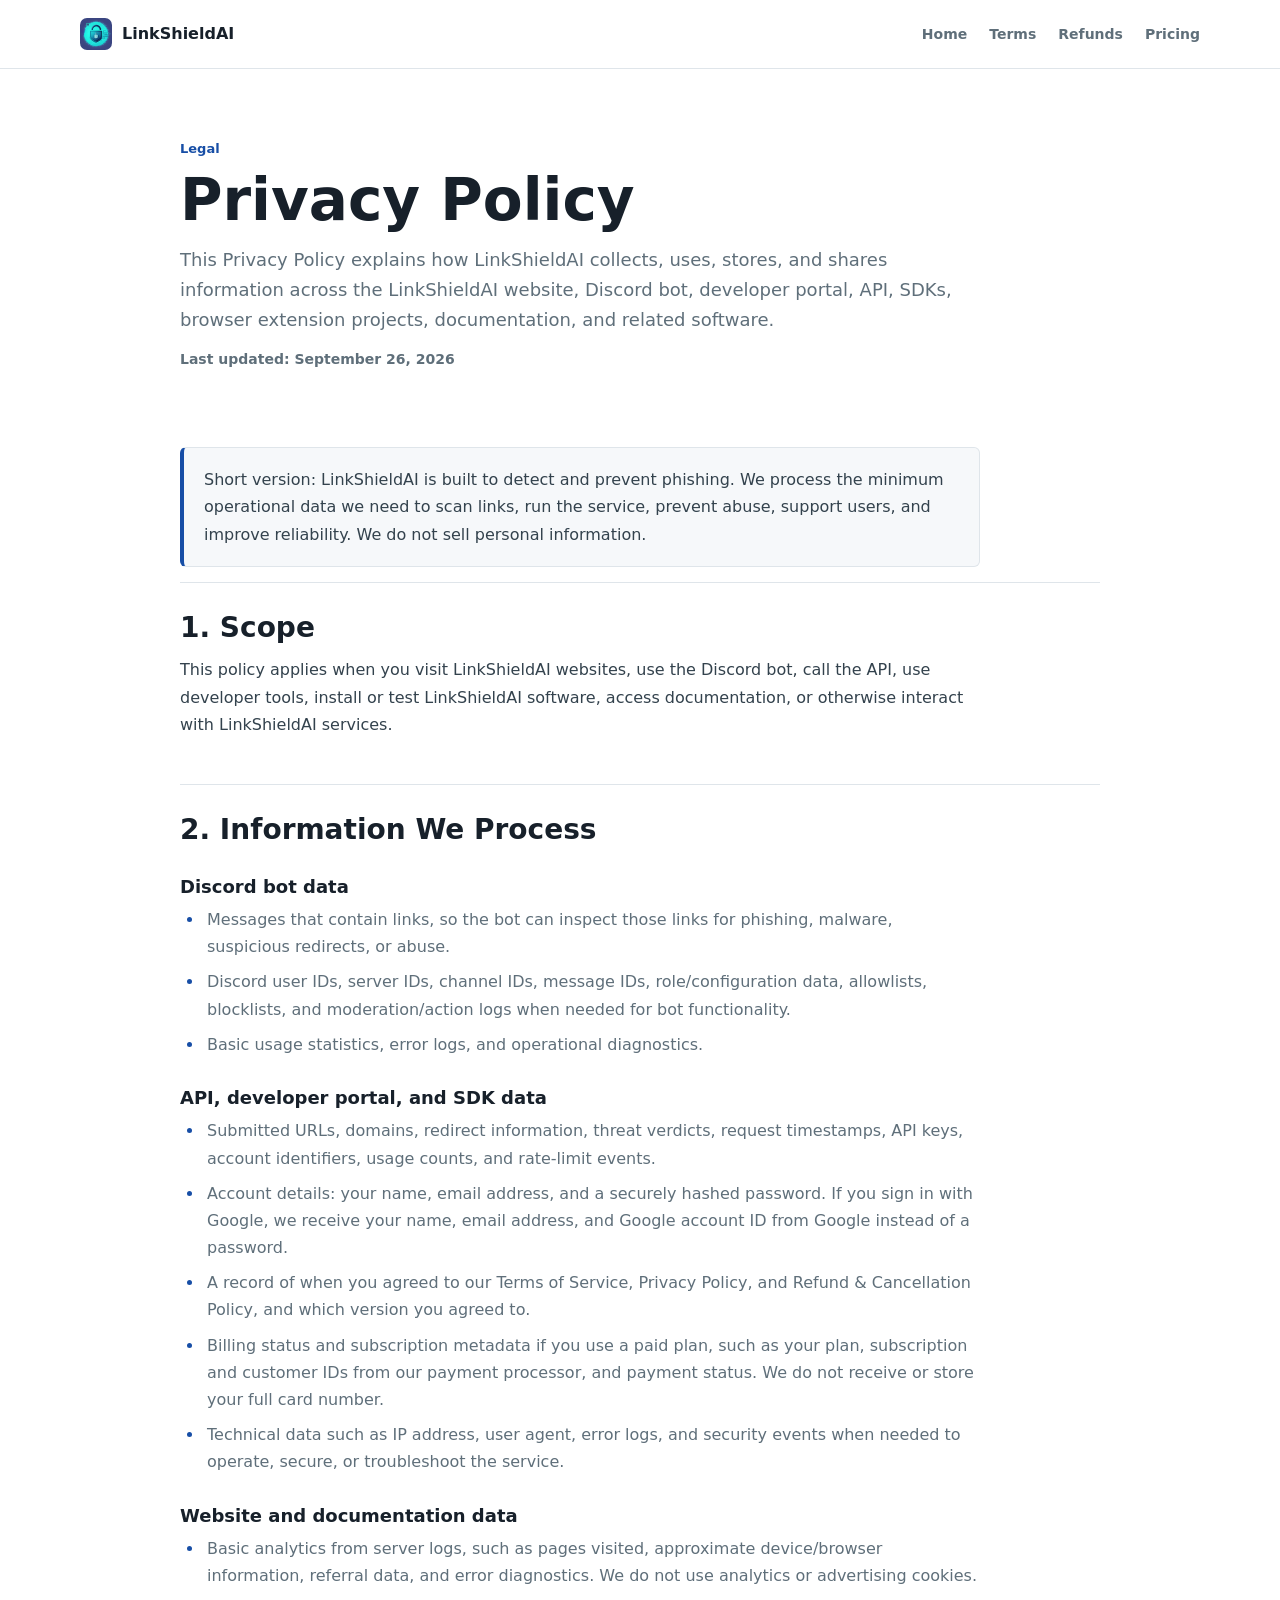
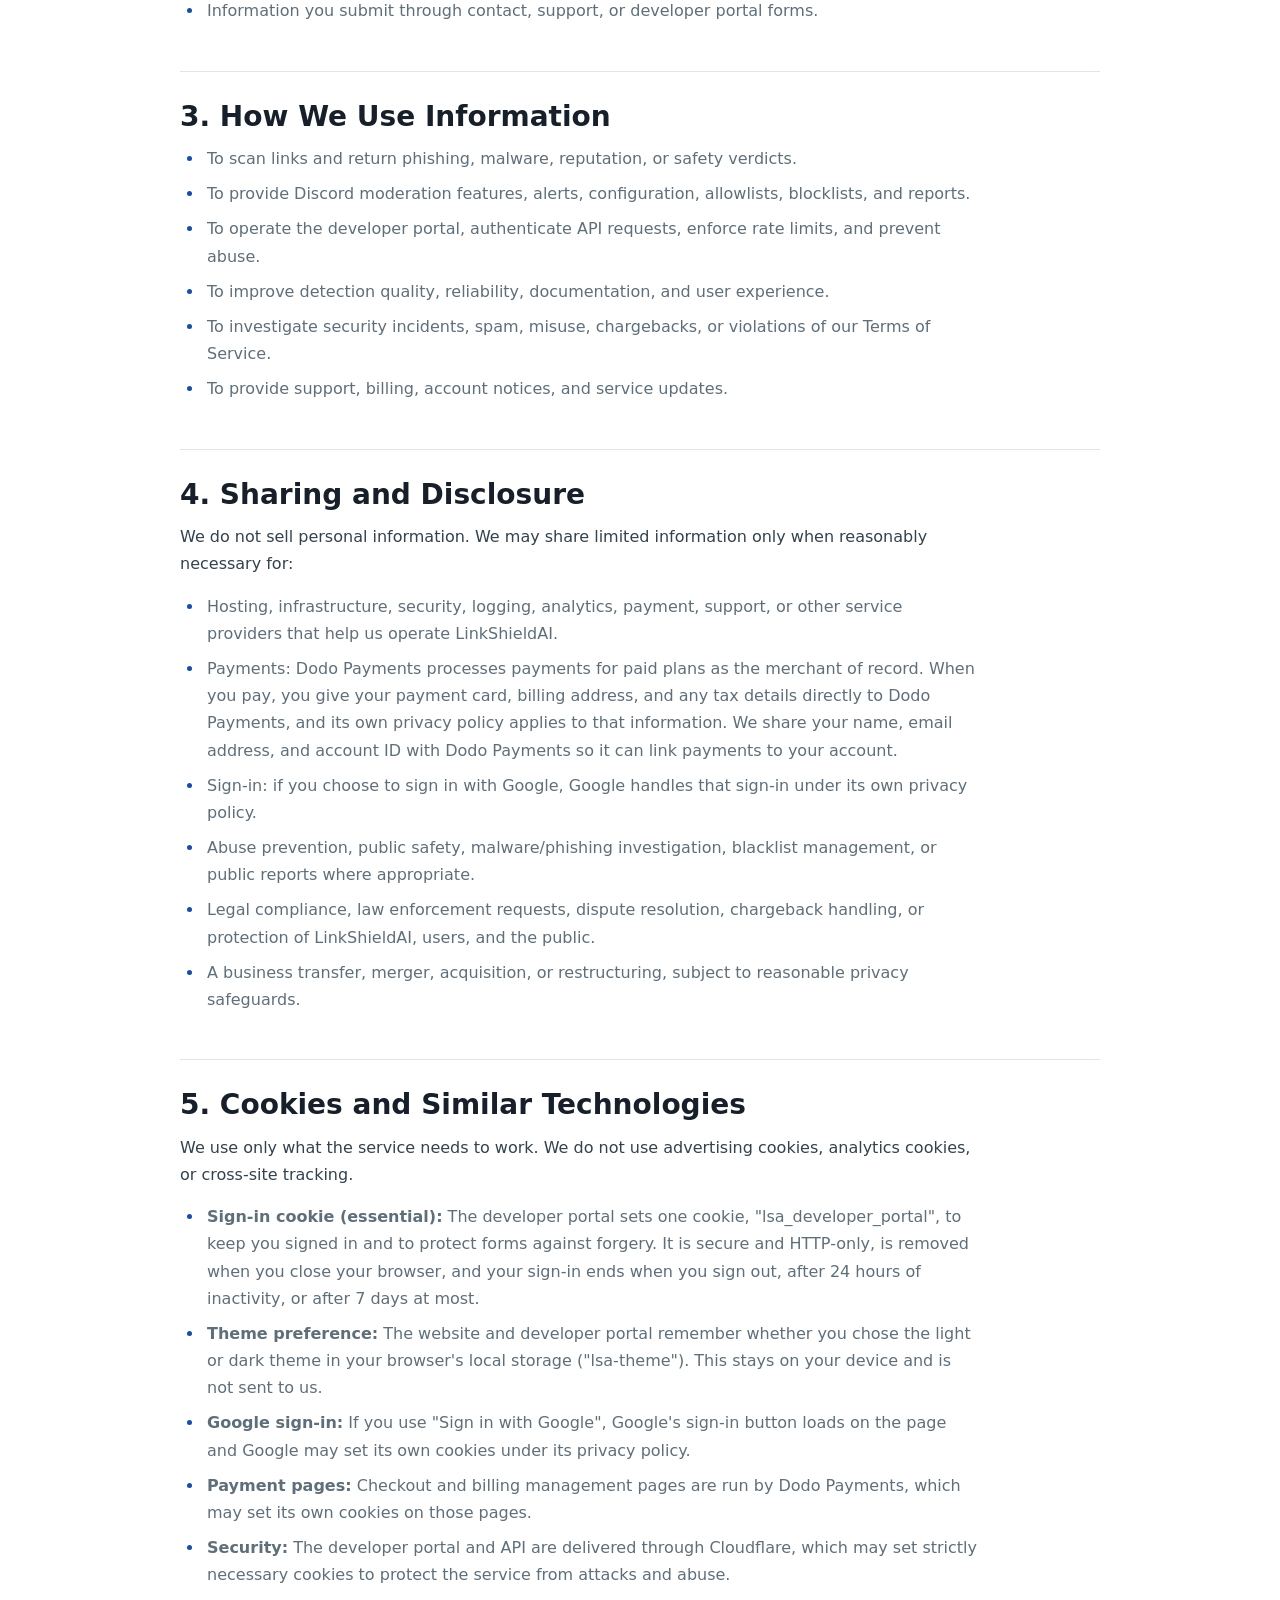
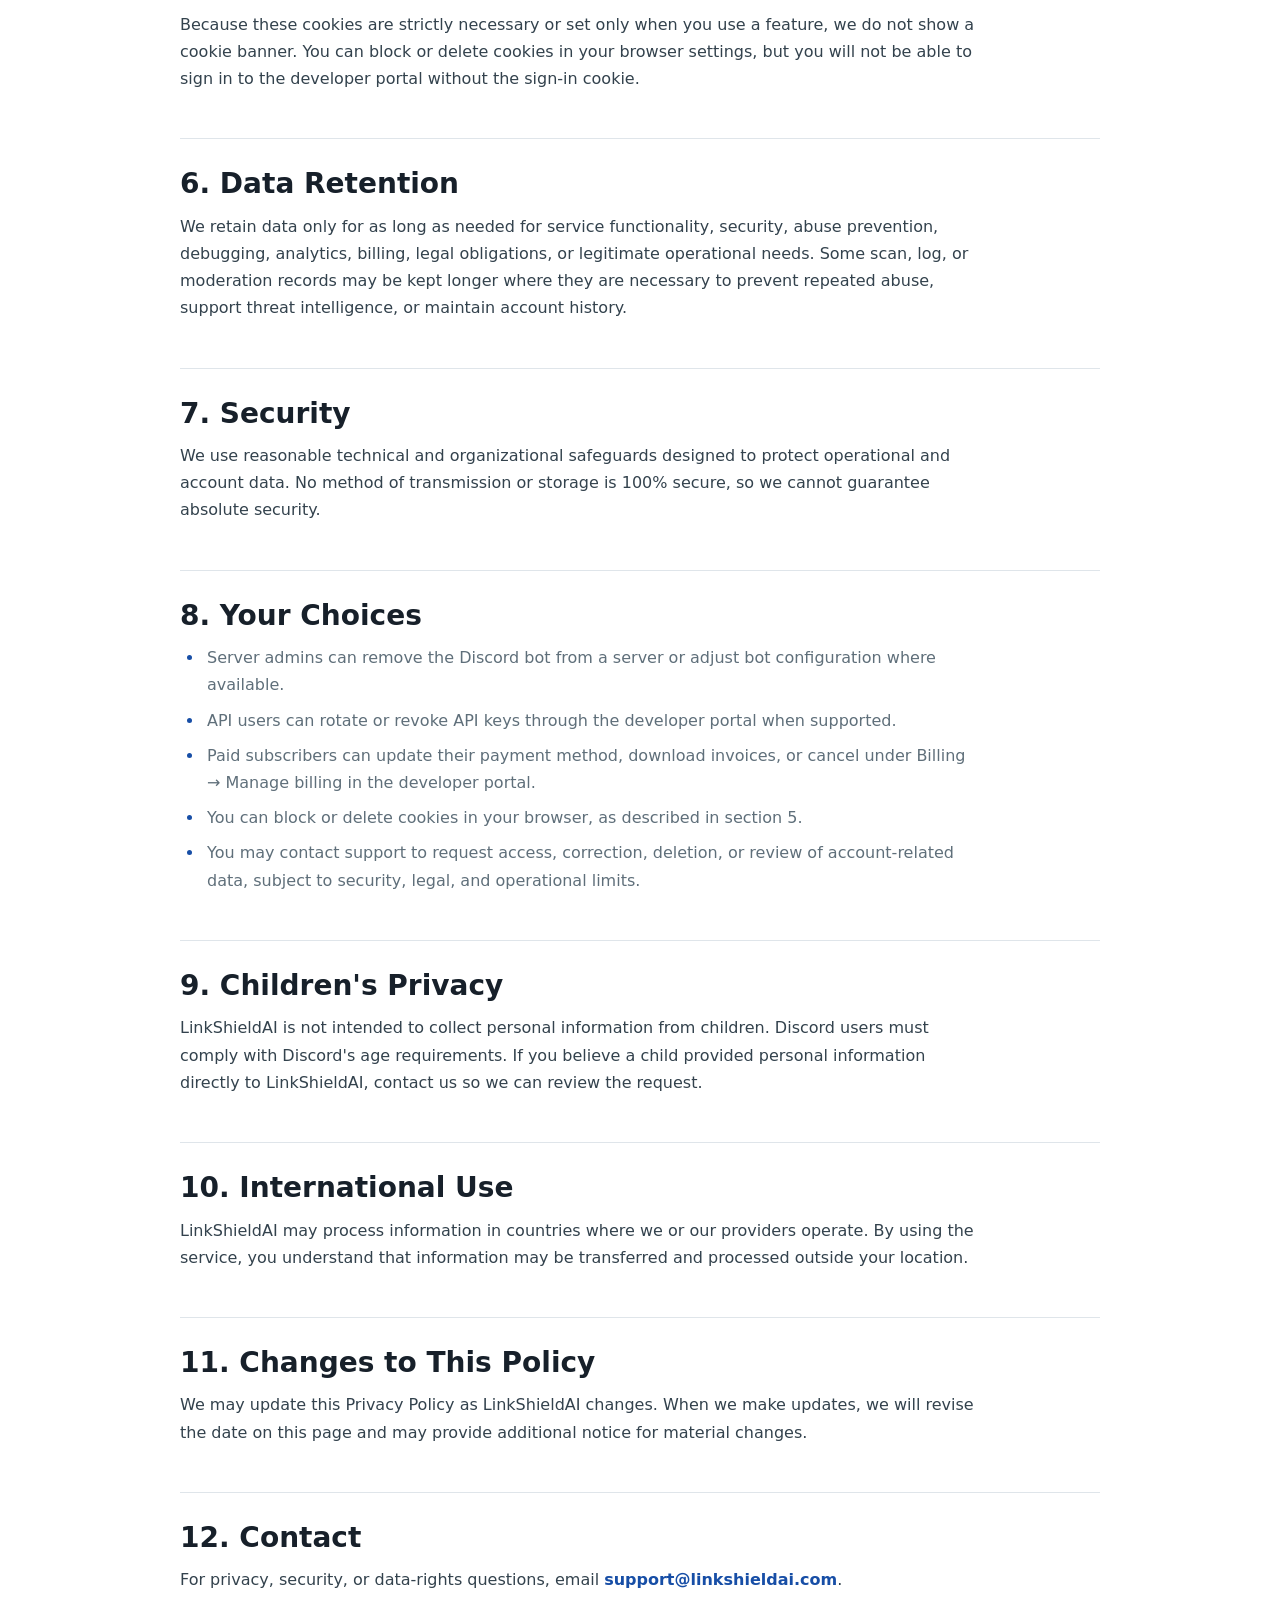
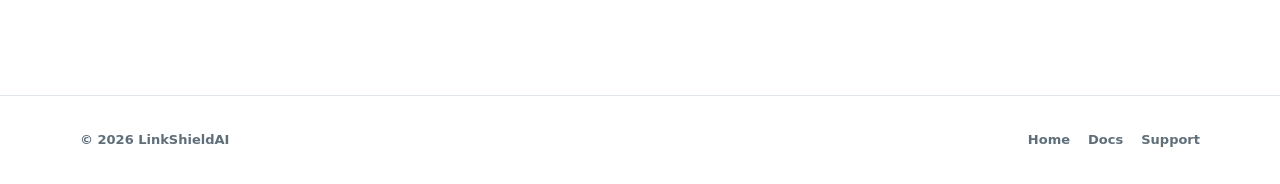
<file: privacy-policy.html>
<!DOCTYPE html>
<html lang="en">
<head>
<meta charset="UTF-8" />
<meta name="viewport" content="width=device-width, initial-scale=1.0" />
<meta name="description" content="LinkShieldAI Privacy Policy for the website, Discord bot, API, developer portal, SDKs, browser extension projects, and related software." />
<title>Privacy Policy - LinkShieldAI</title>
<link rel="icon" type="image/png" href="lsa.png" />
<link rel="apple-touch-icon" href="lsa.png" />
<style>
  :root { --cyan:#00e5ff; --green:#00ff88; --ink:#e8f4f8; --muted:#7d99a8; --bg:#080c14; --panel:#0d1424; --line:rgba(0,229,255,.16); }
  * { box-sizing:border-box; }
  html { scroll-behavior:smooth; }
  body { margin:0; background:var(--bg); color:var(--ink); font-family:ui-sans-serif,system-ui,-apple-system,BlinkMacSystemFont,"Segoe UI",sans-serif; line-height:1.7; }
  body::before { content:""; position:fixed; inset:0; z-index:-1; background:radial-gradient(circle at 80% -10%, rgba(0,229,255,.16), transparent 34%), radial-gradient(circle at 8% 18%, rgba(0,255,136,.08), transparent 30%), linear-gradient(rgba(0,229,255,.04) 1px, transparent 1px), linear-gradient(90deg, rgba(0,229,255,.04) 1px, transparent 1px); background-size:auto, auto, 48px 48px, 48px 48px; }
  a { color:var(--cyan); text-decoration:none; font-weight:800; }
  a:hover { text-decoration:underline; }
  .wrap { max-width:920px; margin:0 auto; padding:0 24px; }
  nav { border-bottom:1px solid var(--line); background:rgba(8,12,20,.86); backdrop-filter:blur(18px); }
  .nav-inner { max-width:1120px; margin:0 auto; padding:14px 24px; display:flex; align-items:center; justify-content:space-between; gap:18px; }
  .brand { display:flex; align-items:center; gap:10px; color:var(--ink); text-decoration:none; }
  .brand img { width:34px; height:34px; border-radius:9px; object-fit:cover; box-shadow:0 0 18px rgba(0,229,255,.28); }
  .brand span { font-size:17px; font-weight:900; background:linear-gradient(120deg,var(--cyan),var(--green)); -webkit-background-clip:text; -webkit-text-fill-color:transparent; background-clip:text; }
  .nav-links { display:flex; flex-wrap:wrap; gap:16px; font:700 12px/1 ui-monospace,SFMono-Regular,Menlo,monospace; }
  header { padding:72px 0 28px; }
  .badge { display:inline-flex; border:1px solid rgba(0,229,255,.24); border-radius:999px; padding:6px 14px; background:rgba(0,229,255,.08); color:var(--cyan); font:800 11px/1 ui-monospace,SFMono-Regular,Menlo,monospace; letter-spacing:.08em; text-transform:uppercase; }
  h1 { margin:18px 0 12px; font-size:clamp(38px,7vw,68px); line-height:1.03; letter-spacing:-.03em; }
  .lead, .muted { color:var(--muted); }
  .lead { max-width:760px; font-size:18px; }
  main { padding:0 0 72px; }
  .doc { border:1px solid var(--line); border-radius:14px; background:rgba(13,20,36,.82); padding:30px; box-shadow:0 28px 80px rgba(0,0,0,.24); }
  h2 { margin:34px 0 10px; font-size:25px; line-height:1.2; }
  h2:first-child { margin-top:0; }
  h3 { margin:22px 0 8px; font-size:18px; }
  p { margin:0 0 14px; }
  ul { margin:0 0 18px; padding-left:22px; color:var(--muted); }
  li { margin:7px 0; }
  .notice { border-left:3px solid var(--cyan); padding:14px 16px; background:rgba(0,229,255,.07); color:var(--muted); border-radius:0 10px 10px 0; }
  footer { border-top:1px solid var(--line); padding:28px 0; color:var(--muted); font:700 12px/1.6 ui-monospace,SFMono-Regular,Menlo,monospace; }
  @media (max-width:640px) { .nav-inner { align-items:flex-start; flex-direction:column; } .doc { padding:22px; } }
</style>
<link rel="stylesheet" href="legal.css" />
</head>
<body>
<nav>
  <div class="nav-inner">
    <a class="brand" href="index.html"><img src="lsa.png" alt="LinkShieldAI logo" /><span>LinkShieldAI</span></a>
    <div class="nav-links">
      <a href="index.html">Home</a>
      <a href="terms-of-service.html">Terms</a>
      <a href="refund-policy.html">Refunds</a>
      <a href="index.html#pricing">Pricing</a>
    </div>
  </div>
</nav>

<header class="wrap">
  <span class="badge">Legal</span>
  <h1>Privacy Policy</h1>
  <p class="lead">This Privacy Policy explains how LinkShieldAI collects, uses, stores, and shares information across the LinkShieldAI website, Discord bot, developer portal, API, SDKs, browser extension projects, documentation, and related software.</p>
  <p class="muted">Last updated: September 26, 2026</p>
</header>

<main class="wrap">
  <article class="doc">
    <p class="notice">Short version: LinkShieldAI is built to detect and prevent phishing. We process the minimum operational data we need to scan links, run the service, prevent abuse, support users, and improve reliability. We do not sell personal information.</p>

    <h2>1. Scope</h2>
    <p>This policy applies when you visit LinkShieldAI websites, use the Discord bot, call the API, use developer tools, install or test LinkShieldAI software, access documentation, or otherwise interact with LinkShieldAI services.</p>

    <h2>2. Information We Process</h2>
    <h3>Discord bot data</h3>
    <ul>
      <li>Messages that contain links, so the bot can inspect those links for phishing, malware, suspicious redirects, or abuse.</li>
      <li>Discord user IDs, server IDs, channel IDs, message IDs, role/configuration data, allowlists, blocklists, and moderation/action logs when needed for bot functionality.</li>
      <li>Basic usage statistics, error logs, and operational diagnostics.</li>
    </ul>

    <h3>API, developer portal, and SDK data</h3>
    <ul>
      <li>Submitted URLs, domains, redirect information, threat verdicts, request timestamps, API keys, account identifiers, usage counts, and rate-limit events.</li>
      <li>Account details: your name, email address, and a securely hashed password. If you sign in with Google, we receive your name, email address, and Google account ID from Google instead of a password.</li>
      <li>A record of when you agreed to our Terms of Service, Privacy Policy, and Refund &amp; Cancellation Policy, and which version you agreed to.</li>
      <li>Billing status and subscription metadata if you use a paid plan, such as your plan, subscription and customer IDs from our payment processor, and payment status. We do not receive or store your full card number.</li>
      <li>Technical data such as IP address, user agent, error logs, and security events when needed to operate, secure, or troubleshoot the service.</li>
    </ul>

    <h3>Website and documentation data</h3>
    <ul>
      <li>Basic analytics from server logs, such as pages visited, approximate device/browser information, referral data, and error diagnostics. We do not use analytics or advertising cookies.</li>
      <li>Information you submit through contact, support, or developer portal forms.</li>
    </ul>

    <h2>3. How We Use Information</h2>
    <ul>
      <li>To scan links and return phishing, malware, reputation, or safety verdicts.</li>
      <li>To provide Discord moderation features, alerts, configuration, allowlists, blocklists, and reports.</li>
      <li>To operate the developer portal, authenticate API requests, enforce rate limits, and prevent abuse.</li>
      <li>To improve detection quality, reliability, documentation, and user experience.</li>
      <li>To investigate security incidents, spam, misuse, chargebacks, or violations of our Terms of Service.</li>
      <li>To provide support, billing, account notices, and service updates.</li>
    </ul>

    <h2>4. Sharing and Disclosure</h2>
    <p>We do not sell personal information. We may share limited information only when reasonably necessary for:</p>
    <ul>
      <li>Hosting, infrastructure, security, logging, analytics, payment, support, or other service providers that help us operate LinkShieldAI.</li>
      <li>Payments: Dodo Payments processes payments for paid plans as the merchant of record. When you pay, you give your payment card, billing address, and any tax details directly to Dodo Payments, and its own privacy policy applies to that information. We share your name, email address, and account ID with Dodo Payments so it can link payments to your account.</li>
      <li>Sign-in: if you choose to sign in with Google, Google handles that sign-in under its own privacy policy.</li>
      <li>Abuse prevention, public safety, malware/phishing investigation, blacklist management, or public reports where appropriate.</li>
      <li>Legal compliance, law enforcement requests, dispute resolution, chargeback handling, or protection of LinkShieldAI, users, and the public.</li>
      <li>A business transfer, merger, acquisition, or restructuring, subject to reasonable privacy safeguards.</li>
    </ul>

    <h2 id="cookies">5. Cookies and Similar Technologies</h2>
    <p>We use only what the service needs to work. We do not use advertising cookies, analytics cookies, or cross-site tracking.</p>
    <ul>
      <li><strong>Sign-in cookie (essential):</strong> The developer portal sets one cookie, "lsa_developer_portal", to keep you signed in and to protect forms against forgery. It is secure and HTTP-only, is removed when you close your browser, and your sign-in ends when you sign out, after 24 hours of inactivity, or after 7 days at most.</li>
      <li><strong>Theme preference:</strong> The website and developer portal remember whether you chose the light or dark theme in your browser's local storage ("lsa-theme"). This stays on your device and is not sent to us.</li>
      <li><strong>Google sign-in:</strong> If you use "Sign in with Google", Google's sign-in button loads on the page and Google may set its own cookies under its privacy policy.</li>
      <li><strong>Payment pages:</strong> Checkout and billing management pages are run by Dodo Payments, which may set its own cookies on those pages.</li>
      <li><strong>Security:</strong> The developer portal and API are delivered through Cloudflare, which may set strictly necessary cookies to protect the service from attacks and abuse.</li>
    </ul>
    <p>Because these cookies are strictly necessary or set only when you use a feature, we do not show a cookie banner. You can block or delete cookies in your browser settings, but you will not be able to sign in to the developer portal without the sign-in cookie.</p>

    <h2>6. Data Retention</h2>
    <p>We retain data only for as long as needed for service functionality, security, abuse prevention, debugging, analytics, billing, legal obligations, or legitimate operational needs. Some scan, log, or moderation records may be kept longer where they are necessary to prevent repeated abuse, support threat intelligence, or maintain account history.</p>

    <h2>7. Security</h2>
    <p>We use reasonable technical and organizational safeguards designed to protect operational and account data. No method of transmission or storage is 100% secure, so we cannot guarantee absolute security.</p>

    <h2>8. Your Choices</h2>
    <ul>
      <li>Server admins can remove the Discord bot from a server or adjust bot configuration where available.</li>
      <li>API users can rotate or revoke API keys through the developer portal when supported.</li>
      <li>Paid subscribers can update their payment method, download invoices, or cancel under Billing &rarr; Manage billing in the developer portal.</li>
      <li>You can block or delete cookies in your browser, as described in section 5.</li>
      <li>You may contact support to request access, correction, deletion, or review of account-related data, subject to security, legal, and operational limits.</li>
    </ul>

    <h2>9. Children's Privacy</h2>
    <p>LinkShieldAI is not intended to collect personal information from children. Discord users must comply with Discord's age requirements. If you believe a child provided personal information directly to LinkShieldAI, contact us so we can review the request.</p>

    <h2>10. International Use</h2>
    <p>LinkShieldAI may process information in countries where we or our providers operate. By using the service, you understand that information may be transferred and processed outside your location.</p>

    <h2>11. Changes to This Policy</h2>
    <p>We may update this Privacy Policy as LinkShieldAI changes. When we make updates, we will revise the date on this page and may provide additional notice for material changes.</p>

    <h2>12. Contact</h2>
    <p>For privacy, security, or data-rights questions, email <a href="mailto:support@linkshieldai.com">support@linkshieldai.com</a>.</p>
  </article>
</main>

<footer>
  <div class="wrap"><span>© 2026 LinkShieldAI</span><span class="legal-footer-links"><a href="index.html">Home</a><a href="https://docs.linkshieldai.com/">Docs</a><a href="mailto:support@linkshieldai.com">Support</a></span></div>
</footer>
</body>
</html>
</file>
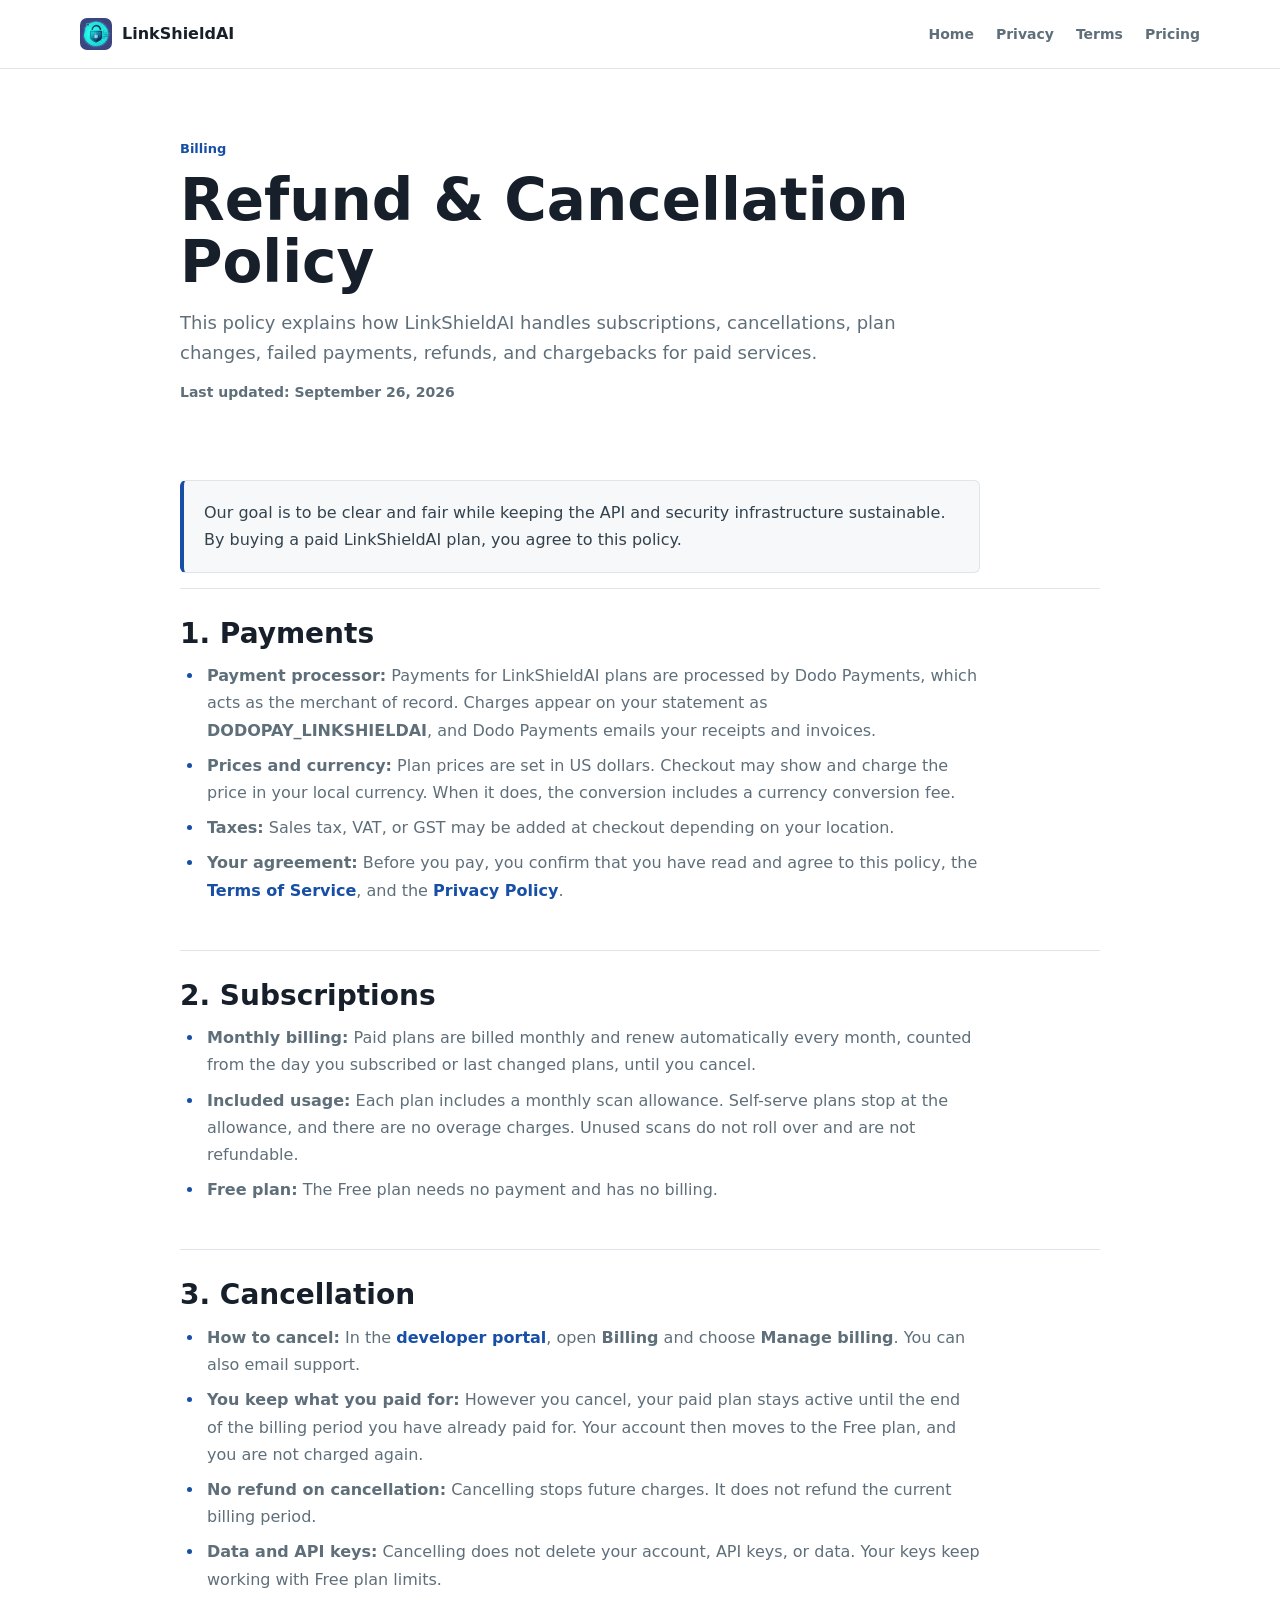
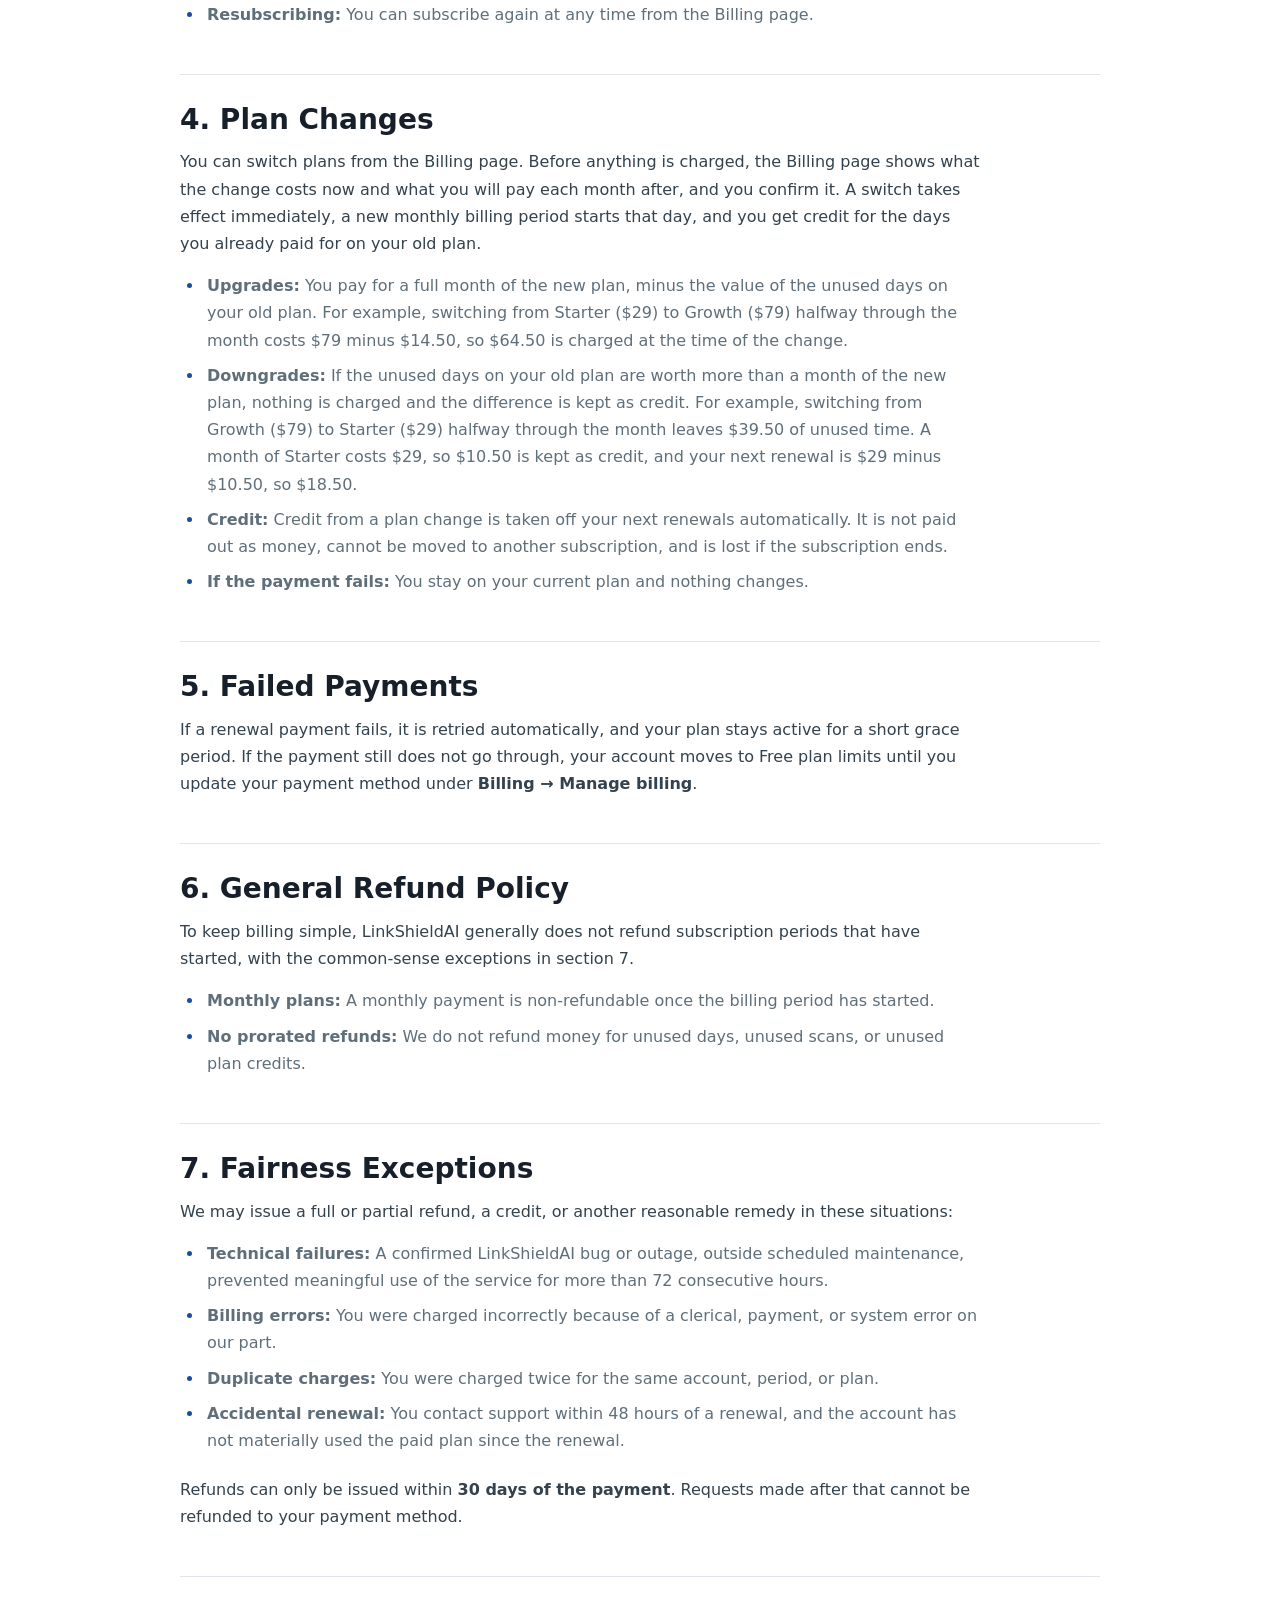
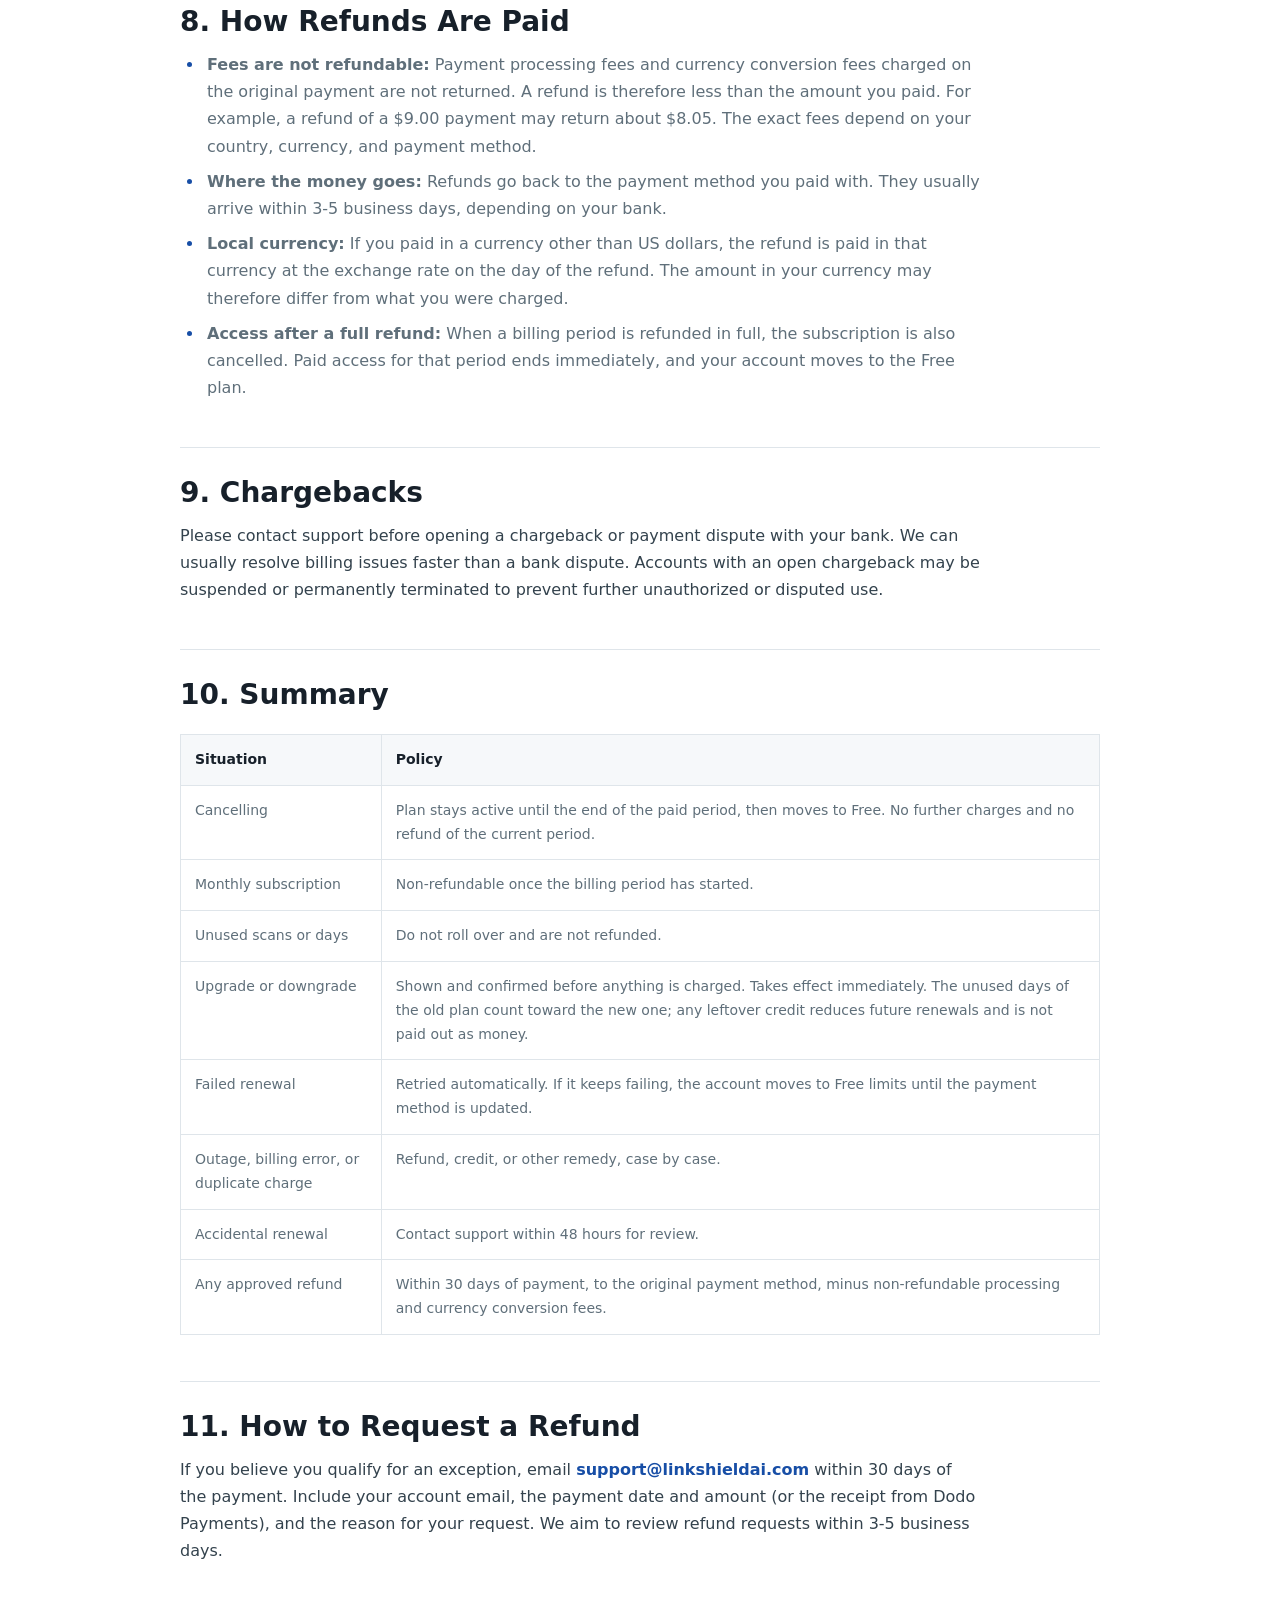
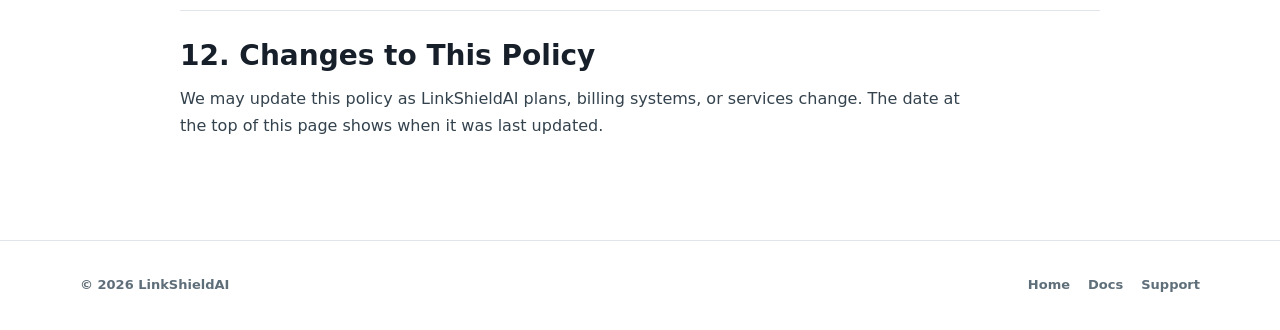
<file: refund-policy.html>
<!DOCTYPE html>
<html lang="en">
<head>
<meta charset="UTF-8" />
<meta name="viewport" content="width=device-width, initial-scale=1.0" />
<meta name="description" content="LinkShieldAI Refund and Cancellation Policy for API subscriptions and paid services." />
<title>Refund & Cancellation Policy - LinkShieldAI</title>
<link rel="icon" type="image/png" href="lsa.png" />
<link rel="apple-touch-icon" href="lsa.png" />
<style>
  :root { --cyan:#00e5ff; --green:#00ff88; --red:#ff3860; --ink:#e8f4f8; --muted:#7d99a8; --bg:#080c14; --panel:#0d1424; --line:rgba(0,229,255,.16); }
  * { box-sizing:border-box; }
  html { scroll-behavior:smooth; }
  body { margin:0; background:var(--bg); color:var(--ink); font-family:ui-sans-serif,system-ui,-apple-system,BlinkMacSystemFont,"Segoe UI",sans-serif; line-height:1.7; }
  body::before { content:""; position:fixed; inset:0; z-index:-1; background:radial-gradient(circle at 80% -10%, rgba(0,229,255,.16), transparent 34%), radial-gradient(circle at 8% 18%, rgba(0,255,136,.08), transparent 30%), linear-gradient(rgba(0,229,255,.04) 1px, transparent 1px), linear-gradient(90deg, rgba(0,229,255,.04) 1px, transparent 1px); background-size:auto, auto, 48px 48px, 48px 48px; }
  a { color:var(--cyan); text-decoration:none; font-weight:800; }
  a:hover { text-decoration:underline; }
  .wrap { max-width:920px; margin:0 auto; padding:0 24px; }
  nav { border-bottom:1px solid var(--line); background:rgba(8,12,20,.86); backdrop-filter:blur(18px); }
  .nav-inner { max-width:1120px; margin:0 auto; padding:14px 24px; display:flex; align-items:center; justify-content:space-between; gap:18px; }
  .brand { display:flex; align-items:center; gap:10px; color:var(--ink); text-decoration:none; }
  .brand img { width:34px; height:34px; border-radius:9px; object-fit:cover; box-shadow:0 0 18px rgba(0,229,255,.28); }
  .brand span { font-size:17px; font-weight:900; background:linear-gradient(120deg,var(--cyan),var(--green)); -webkit-background-clip:text; -webkit-text-fill-color:transparent; background-clip:text; }
  .nav-links { display:flex; flex-wrap:wrap; gap:16px; font:700 12px/1 ui-monospace,SFMono-Regular,Menlo,monospace; }
  header { padding:72px 0 28px; }
  .badge { display:inline-flex; border:1px solid rgba(0,229,255,.24); border-radius:999px; padding:6px 14px; background:rgba(0,229,255,.08); color:var(--cyan); font:800 11px/1 ui-monospace,SFMono-Regular,Menlo,monospace; letter-spacing:.08em; text-transform:uppercase; }
  h1 { margin:18px 0 12px; font-size:clamp(38px,7vw,68px); line-height:1.03; letter-spacing:-.03em; }
  .lead, .muted { color:var(--muted); }
  .lead { max-width:760px; font-size:18px; }
  main { padding:0 0 72px; }
  .doc { border:1px solid var(--line); border-radius:14px; background:rgba(13,20,36,.82); padding:30px; box-shadow:0 28px 80px rgba(0,0,0,.24); }
  h2 { margin:34px 0 10px; font-size:25px; line-height:1.2; }
  h2:first-child { margin-top:0; }
  p { margin:0 0 14px; }
  ul { margin:0 0 18px; padding-left:22px; color:var(--muted); }
  li { margin:7px 0; }
  table { width:100%; border-collapse:collapse; margin:18px 0 8px; font-size:14px; }
  th, td { border:1px solid rgba(0,229,255,.14); padding:12px; text-align:left; vertical-align:top; }
  th { color:var(--ink); background:rgba(0,229,255,.08); }
  td { color:var(--muted); }
  .notice { border-left:3px solid var(--cyan); padding:14px 16px; background:rgba(0,229,255,.07); color:var(--muted); border-radius:0 10px 10px 0; }
  footer { border-top:1px solid var(--line); padding:28px 0; color:var(--muted); font:700 12px/1.6 ui-monospace,SFMono-Regular,Menlo,monospace; }
  @media (max-width:640px) { .nav-inner { align-items:flex-start; flex-direction:column; } .doc { padding:22px; } table { display:block; overflow-x:auto; } }
</style>
<link rel="stylesheet" href="legal.css" />
</head>
<body>
<nav>
  <div class="nav-inner">
    <a class="brand" href="index.html"><img src="lsa.png" alt="LinkShieldAI logo" /><span>LinkShieldAI</span></a>
    <div class="nav-links">
      <a href="index.html">Home</a>
      <a href="privacy-policy.html">Privacy</a>
      <a href="terms-of-service.html">Terms</a>
      <a href="index.html#pricing">Pricing</a>
    </div>
  </div>
</nav>

<header class="wrap">
  <span class="badge">Billing</span>
  <h1>Refund & Cancellation Policy</h1>
  <p class="lead">This policy explains how LinkShieldAI handles subscriptions, cancellations, plan changes, failed payments, refunds, and chargebacks for paid services.</p>
  <p class="muted">Last updated: September 26, 2026</p>
</header>

<main class="wrap">
  <article class="doc">
    <p class="notice">Our goal is to be clear and fair while keeping the API and security infrastructure sustainable. By buying a paid LinkShieldAI plan, you agree to this policy.</p>

    <h2>1. Payments</h2>
    <ul>
      <li><strong>Payment processor:</strong> Payments for LinkShieldAI plans are processed by Dodo Payments, which acts as the merchant of record. Charges appear on your statement as <strong>DODOPAY_LINKSHIELDAI</strong>, and Dodo Payments emails your receipts and invoices.</li>
      <li><strong>Prices and currency:</strong> Plan prices are set in US dollars. Checkout may show and charge the price in your local currency. When it does, the conversion includes a currency conversion fee.</li>
      <li><strong>Taxes:</strong> Sales tax, VAT, or GST may be added at checkout depending on your location.</li>
      <li><strong>Your agreement:</strong> Before you pay, you confirm that you have read and agree to this policy, the <a href="terms-of-service.html">Terms of Service</a>, and the <a href="privacy-policy.html">Privacy Policy</a>.</li>
    </ul>

    <h2>2. Subscriptions</h2>
    <ul>
      <li><strong>Monthly billing:</strong> Paid plans are billed monthly and renew automatically every month, counted from the day you subscribed or last changed plans, until you cancel.</li>
      <li><strong>Included usage:</strong> Each plan includes a monthly scan allowance. Self-serve plans stop at the allowance, and there are no overage charges. Unused scans do not roll over and are not refundable.</li>
      <li><strong>Free plan:</strong> The Free plan needs no payment and has no billing.</li>
    </ul>

    <h2>3. Cancellation</h2>
    <ul>
      <li><strong>How to cancel:</strong> In the <a href="https://developer.linkshieldai.com/portal.php?page=billing">developer portal</a>, open <strong>Billing</strong> and choose <strong>Manage billing</strong>. You can also email support.</li>
      <li><strong>You keep what you paid for:</strong> However you cancel, your paid plan stays active until the end of the billing period you have already paid for. Your account then moves to the Free plan, and you are not charged again.</li>
      <li><strong>No refund on cancellation:</strong> Cancelling stops future charges. It does not refund the current billing period.</li>
      <li><strong>Data and API keys:</strong> Cancelling does not delete your account, API keys, or data. Your keys keep working with Free plan limits.</li>
      <li><strong>Resubscribing:</strong> You can subscribe again at any time from the Billing page.</li>
    </ul>

    <h2>4. Plan Changes</h2>
    <p>You can switch plans from the Billing page. Before anything is charged, the Billing page shows what the change costs now and what you will pay each month after, and you confirm it. A switch takes effect immediately, a new monthly billing period starts that day, and you get credit for the days you already paid for on your old plan.</p>
    <ul>
      <li><strong>Upgrades:</strong> You pay for a full month of the new plan, minus the value of the unused days on your old plan. For example, switching from Starter ($29) to Growth ($79) halfway through the month costs $79 minus $14.50, so $64.50 is charged at the time of the change.</li>
      <li><strong>Downgrades:</strong> If the unused days on your old plan are worth more than a month of the new plan, nothing is charged and the difference is kept as credit. For example, switching from Growth ($79) to Starter ($29) halfway through the month leaves $39.50 of unused time. A month of Starter costs $29, so $10.50 is kept as credit, and your next renewal is $29 minus $10.50, so $18.50.</li>
      <li><strong>Credit:</strong> Credit from a plan change is taken off your next renewals automatically. It is not paid out as money, cannot be moved to another subscription, and is lost if the subscription ends.</li>
      <li><strong>If the payment fails:</strong> You stay on your current plan and nothing changes.</li>
    </ul>

    <h2>5. Failed Payments</h2>
    <p>If a renewal payment fails, it is retried automatically, and your plan stays active for a short grace period. If the payment still does not go through, your account moves to Free plan limits until you update your payment method under <strong>Billing &rarr; Manage billing</strong>.</p>

    <h2>6. General Refund Policy</h2>
    <p>To keep billing simple, LinkShieldAI generally does not refund subscription periods that have started, with the common-sense exceptions in section 7.</p>
    <ul>
      <li><strong>Monthly plans:</strong> A monthly payment is non-refundable once the billing period has started.</li>
      <li><strong>No prorated refunds:</strong> We do not refund money for unused days, unused scans, or unused plan credits.</li>
    </ul>

    <h2>7. Fairness Exceptions</h2>
    <p>We may issue a full or partial refund, a credit, or another reasonable remedy in these situations:</p>
    <ul>
      <li><strong>Technical failures:</strong> A confirmed LinkShieldAI bug or outage, outside scheduled maintenance, prevented meaningful use of the service for more than 72 consecutive hours.</li>
      <li><strong>Billing errors:</strong> You were charged incorrectly because of a clerical, payment, or system error on our part.</li>
      <li><strong>Duplicate charges:</strong> You were charged twice for the same account, period, or plan.</li>
      <li><strong>Accidental renewal:</strong> You contact support within 48 hours of a renewal, and the account has not materially used the paid plan since the renewal.</li>
    </ul>
    <p>Refunds can only be issued within <strong>30 days of the payment</strong>. Requests made after that cannot be refunded to your payment method.</p>

    <h2>8. How Refunds Are Paid</h2>
    <ul>
      <li><strong>Fees are not refundable:</strong> Payment processing fees and currency conversion fees charged on the original payment are not returned. A refund is therefore less than the amount you paid. For example, a refund of a $9.00 payment may return about $8.05. The exact fees depend on your country, currency, and payment method.</li>
      <li><strong>Where the money goes:</strong> Refunds go back to the payment method you paid with. They usually arrive within 3-5 business days, depending on your bank.</li>
      <li><strong>Local currency:</strong> If you paid in a currency other than US dollars, the refund is paid in that currency at the exchange rate on the day of the refund. The amount in your currency may therefore differ from what you were charged.</li>
      <li><strong>Access after a full refund:</strong> When a billing period is refunded in full, the subscription is also cancelled. Paid access for that period ends immediately, and your account moves to the Free plan.</li>
    </ul>

    <h2>9. Chargebacks</h2>
    <p>Please contact support before opening a chargeback or payment dispute with your bank. We can usually resolve billing issues faster than a bank dispute. Accounts with an open chargeback may be suspended or permanently terminated to prevent further unauthorized or disputed use.</p>

    <h2>10. Summary</h2>
    <table>
      <thead>
        <tr><th>Situation</th><th>Policy</th></tr>
      </thead>
      <tbody>
        <tr><td>Cancelling</td><td>Plan stays active until the end of the paid period, then moves to Free. No further charges and no refund of the current period.</td></tr>
        <tr><td>Monthly subscription</td><td>Non-refundable once the billing period has started.</td></tr>
        <tr><td>Unused scans or days</td><td>Do not roll over and are not refunded.</td></tr>
        <tr><td>Upgrade or downgrade</td><td>Shown and confirmed before anything is charged. Takes effect immediately. The unused days of the old plan count toward the new one; any leftover credit reduces future renewals and is not paid out as money.</td></tr>
        <tr><td>Failed renewal</td><td>Retried automatically. If it keeps failing, the account moves to Free limits until the payment method is updated.</td></tr>
        <tr><td>Outage, billing error, or duplicate charge</td><td>Refund, credit, or other remedy, case by case.</td></tr>
        <tr><td>Accidental renewal</td><td>Contact support within 48 hours for review.</td></tr>
        <tr><td>Any approved refund</td><td>Within 30 days of payment, to the original payment method, minus non-refundable processing and currency conversion fees.</td></tr>
      </tbody>
    </table>

    <h2>11. How to Request a Refund</h2>
    <p>If you believe you qualify for an exception, email <a href="mailto:support@linkshieldai.com">support@linkshieldai.com</a> within 30 days of the payment. Include your account email, the payment date and amount (or the receipt from Dodo Payments), and the reason for your request. We aim to review refund requests within 3-5 business days.</p>

    <h2>12. Changes to This Policy</h2>
    <p>We may update this policy as LinkShieldAI plans, billing systems, or services change. The date at the top of this page shows when it was last updated.</p>
  </article>
</main>

<footer><div class="wrap"><span>© 2026 LinkShieldAI</span><span class="legal-footer-links"><a href="index.html">Home</a><a href="https://docs.linkshieldai.com/">Docs</a><a href="mailto:support@linkshieldai.com">Support</a></span></div></footer>
</body>
</html>
</file>
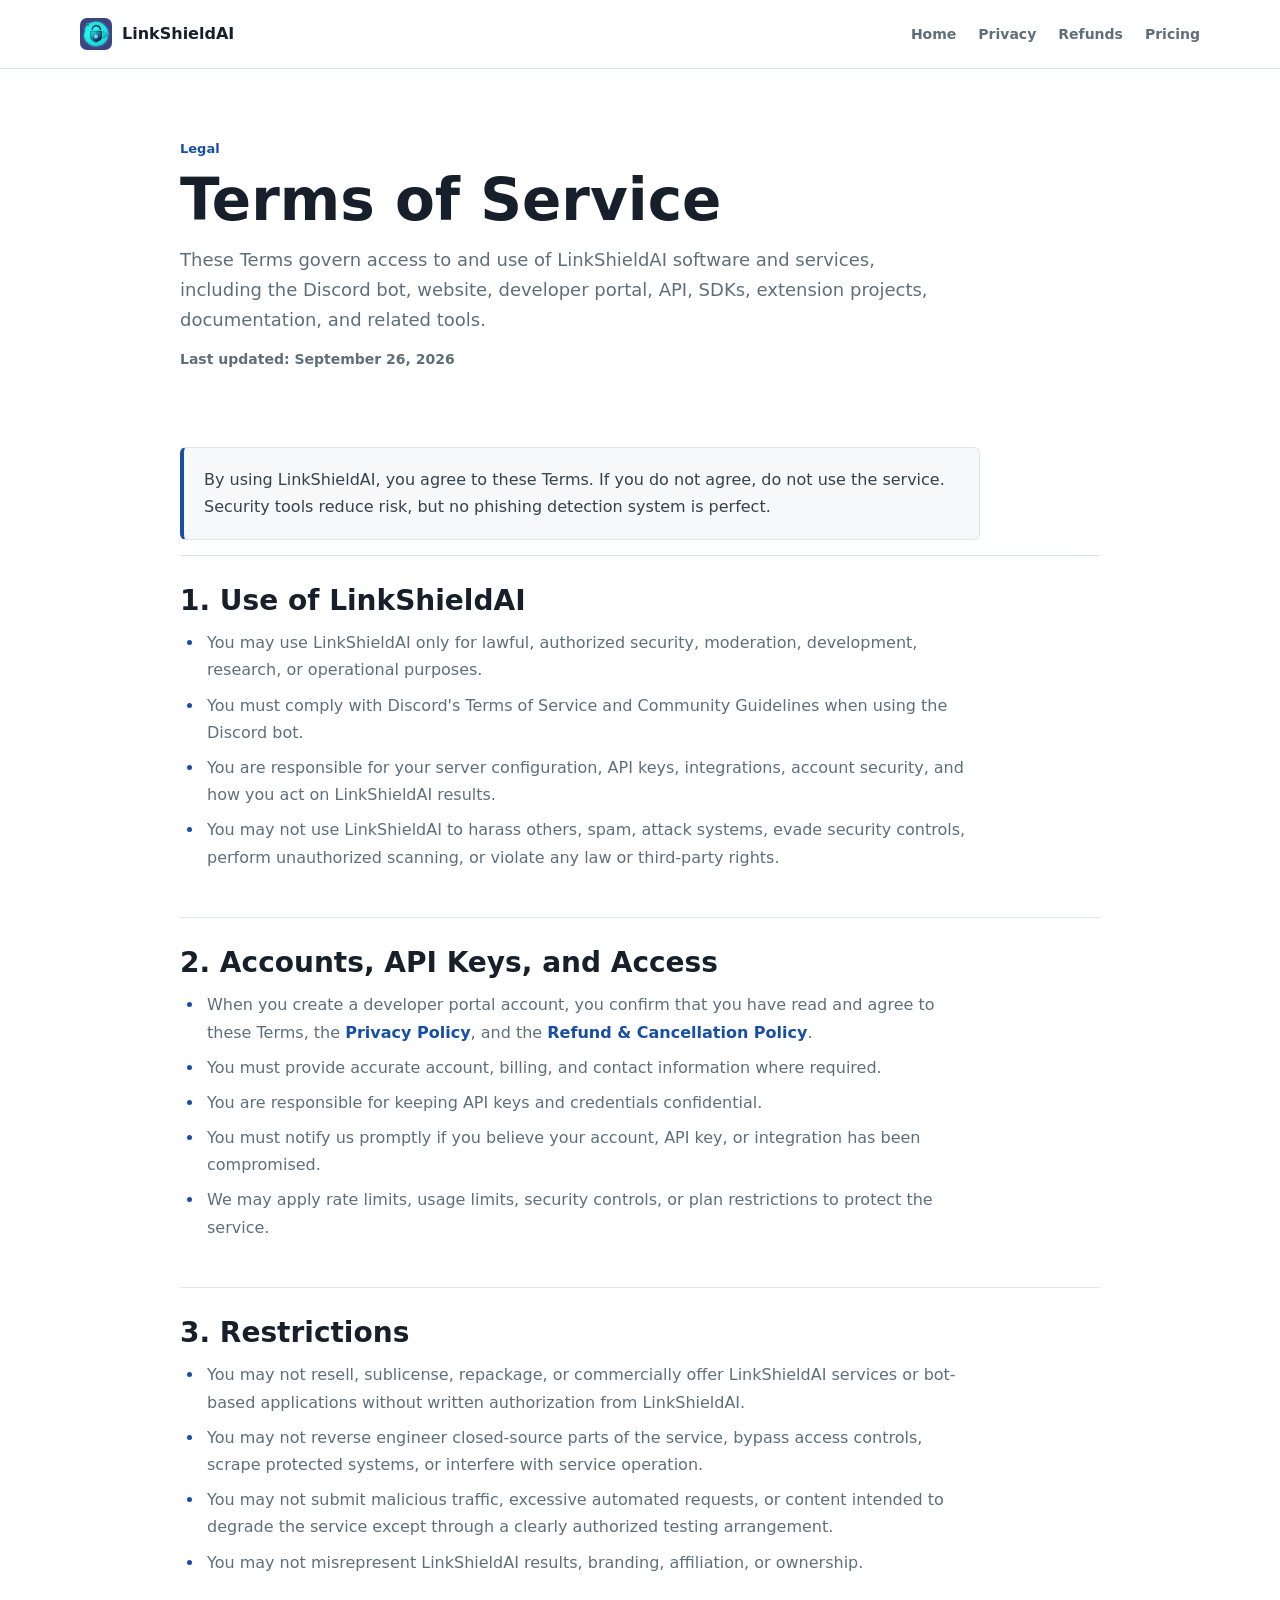
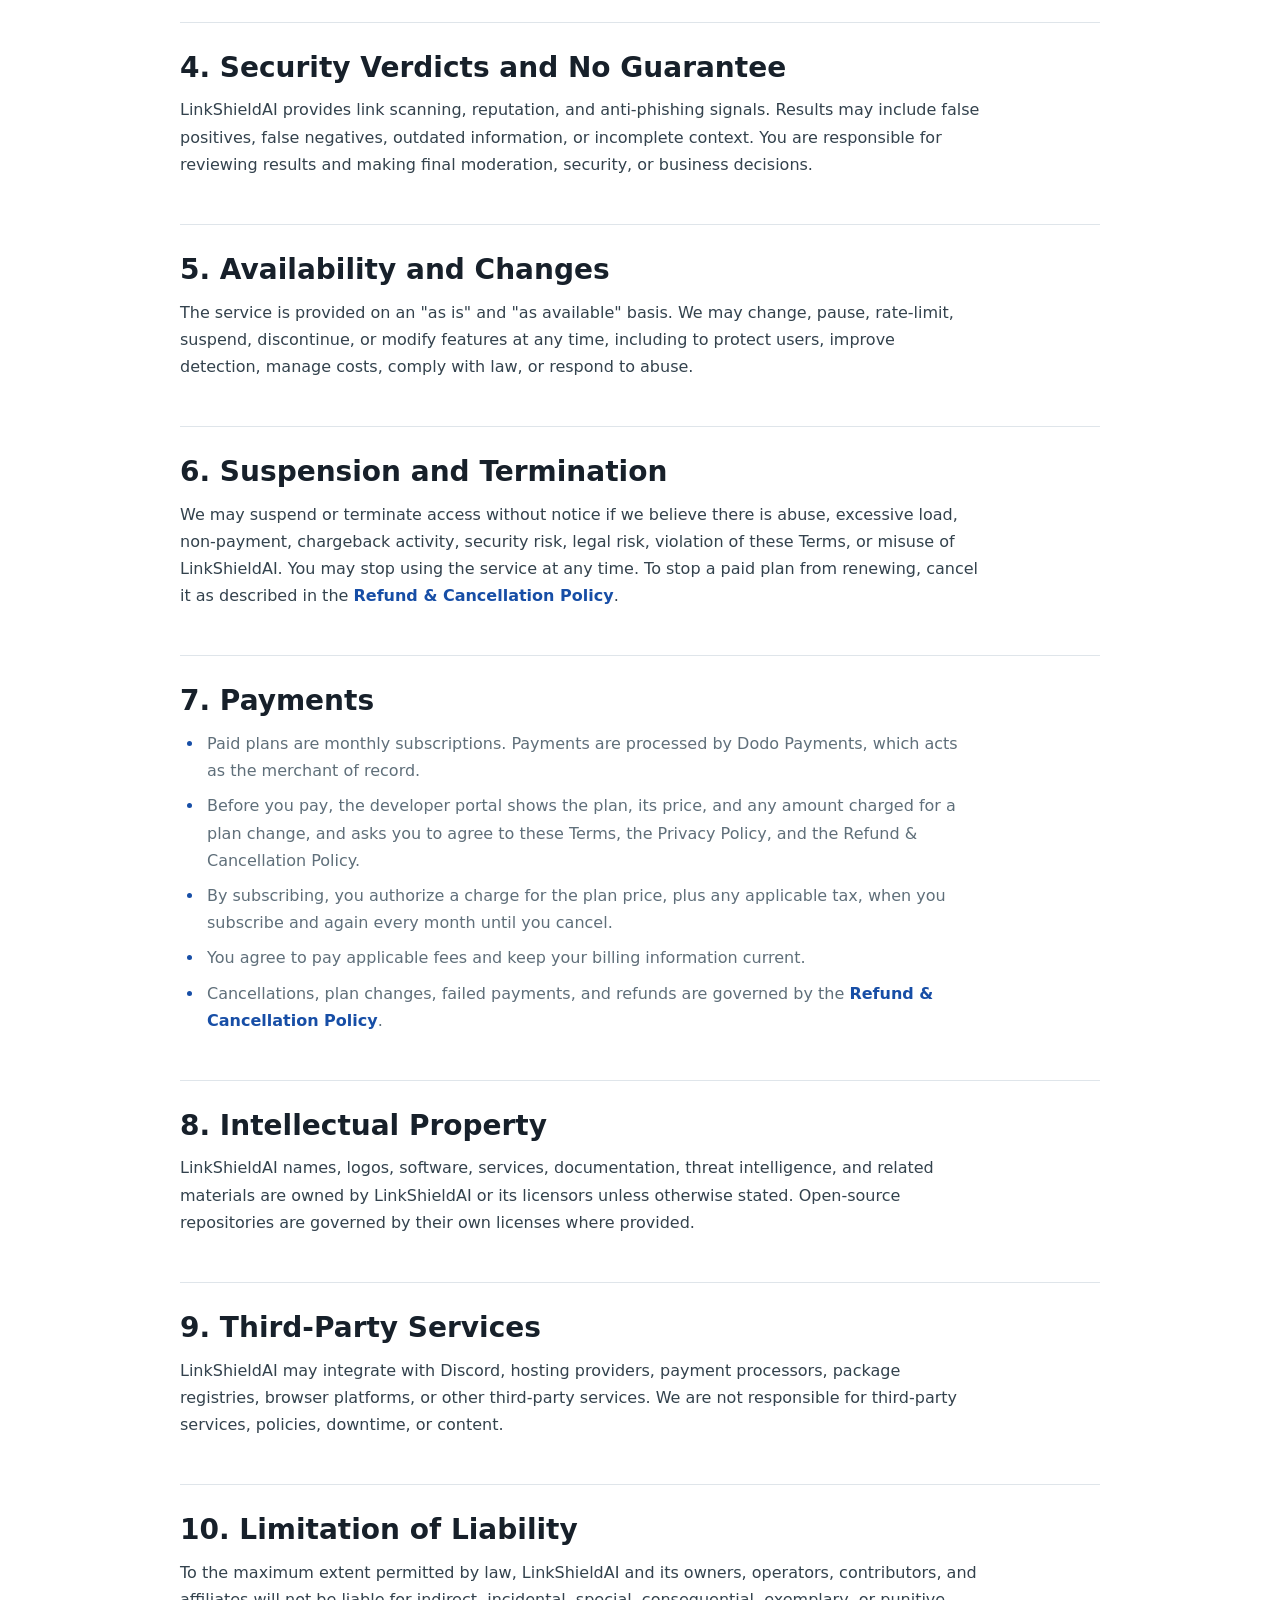
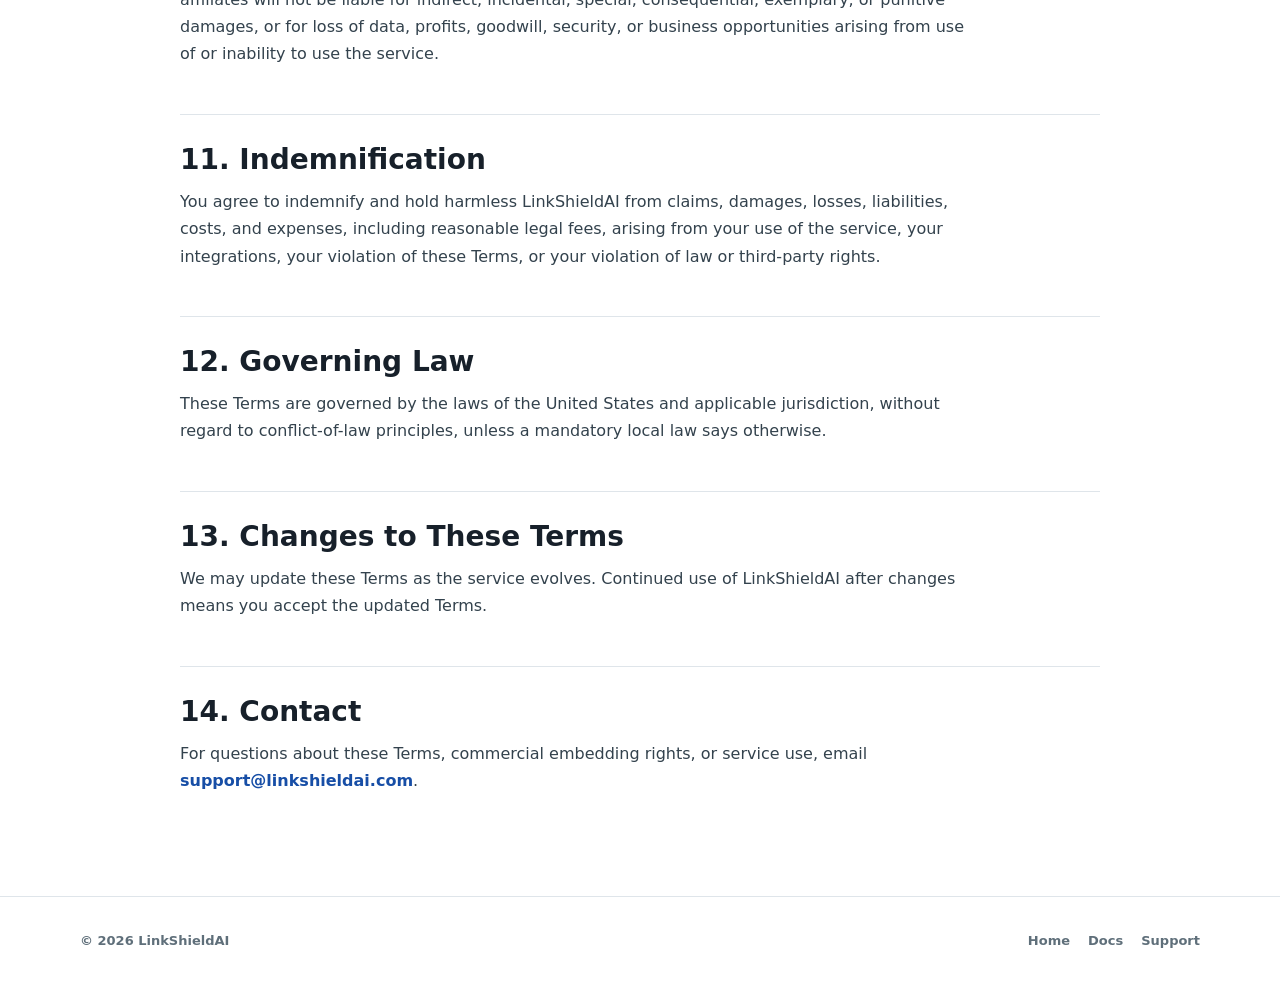
<file: terms-of-service.html>
<!DOCTYPE html>
<html lang="en">
<head>
<meta charset="UTF-8" />
<meta name="viewport" content="width=device-width, initial-scale=1.0" />
<meta name="description" content="LinkShieldAI Terms of Service for the Discord bot, API, developer portal, website, SDKs, extension projects, and related software." />
<title>Terms of Service - LinkShieldAI</title>
<link rel="icon" type="image/png" href="lsa.png" />
<link rel="apple-touch-icon" href="lsa.png" />
<style>
  :root { --cyan:#00e5ff; --green:#00ff88; --red:#ff3860; --ink:#e8f4f8; --muted:#7d99a8; --bg:#080c14; --panel:#0d1424; --line:rgba(0,229,255,.16); }
  * { box-sizing:border-box; }
  html { scroll-behavior:smooth; }
  body { margin:0; background:var(--bg); color:var(--ink); font-family:ui-sans-serif,system-ui,-apple-system,BlinkMacSystemFont,"Segoe UI",sans-serif; line-height:1.7; }
  body::before { content:""; position:fixed; inset:0; z-index:-1; background:radial-gradient(circle at 80% -10%, rgba(0,229,255,.16), transparent 34%), radial-gradient(circle at 8% 18%, rgba(0,255,136,.08), transparent 30%), linear-gradient(rgba(0,229,255,.04) 1px, transparent 1px), linear-gradient(90deg, rgba(0,229,255,.04) 1px, transparent 1px); background-size:auto, auto, 48px 48px, 48px 48px; }
  a { color:var(--cyan); text-decoration:none; font-weight:800; }
  a:hover { text-decoration:underline; }
  .wrap { max-width:920px; margin:0 auto; padding:0 24px; }
  nav { border-bottom:1px solid var(--line); background:rgba(8,12,20,.86); backdrop-filter:blur(18px); }
  .nav-inner { max-width:1120px; margin:0 auto; padding:14px 24px; display:flex; align-items:center; justify-content:space-between; gap:18px; }
  .brand { display:flex; align-items:center; gap:10px; color:var(--ink); text-decoration:none; }
  .brand img { width:34px; height:34px; border-radius:9px; object-fit:cover; box-shadow:0 0 18px rgba(0,229,255,.28); }
  .brand span { font-size:17px; font-weight:900; background:linear-gradient(120deg,var(--cyan),var(--green)); -webkit-background-clip:text; -webkit-text-fill-color:transparent; background-clip:text; }
  .nav-links { display:flex; flex-wrap:wrap; gap:16px; font:700 12px/1 ui-monospace,SFMono-Regular,Menlo,monospace; }
  header { padding:72px 0 28px; }
  .badge { display:inline-flex; border:1px solid rgba(0,229,255,.24); border-radius:999px; padding:6px 14px; background:rgba(0,229,255,.08); color:var(--cyan); font:800 11px/1 ui-monospace,SFMono-Regular,Menlo,monospace; letter-spacing:.08em; text-transform:uppercase; }
  h1 { margin:18px 0 12px; font-size:clamp(38px,7vw,68px); line-height:1.03; letter-spacing:-.03em; }
  .lead, .muted { color:var(--muted); }
  .lead { max-width:760px; font-size:18px; }
  main { padding:0 0 72px; }
  .doc { border:1px solid var(--line); border-radius:14px; background:rgba(13,20,36,.82); padding:30px; box-shadow:0 28px 80px rgba(0,0,0,.24); }
  h2 { margin:34px 0 10px; font-size:25px; line-height:1.2; }
  h2:first-child { margin-top:0; }
  p { margin:0 0 14px; }
  ul { margin:0 0 18px; padding-left:22px; color:var(--muted); }
  li { margin:7px 0; }
  .notice { border-left:3px solid var(--cyan); padding:14px 16px; background:rgba(0,229,255,.07); color:var(--muted); border-radius:0 10px 10px 0; }
  footer { border-top:1px solid var(--line); padding:28px 0; color:var(--muted); font:700 12px/1.6 ui-monospace,SFMono-Regular,Menlo,monospace; }
  @media (max-width:640px) { .nav-inner { align-items:flex-start; flex-direction:column; } .doc { padding:22px; } }
</style>
<link rel="stylesheet" href="legal.css" />
</head>
<body>
<nav>
  <div class="nav-inner">
    <a class="brand" href="index.html"><img src="lsa.png" alt="LinkShieldAI logo" /><span>LinkShieldAI</span></a>
    <div class="nav-links">
      <a href="index.html">Home</a>
      <a href="privacy-policy.html">Privacy</a>
      <a href="refund-policy.html">Refunds</a>
      <a href="index.html#pricing">Pricing</a>
    </div>
  </div>
</nav>

<header class="wrap">
  <span class="badge">Legal</span>
  <h1>Terms of Service</h1>
  <p class="lead">These Terms govern access to and use of LinkShieldAI software and services, including the Discord bot, website, developer portal, API, SDKs, extension projects, documentation, and related tools.</p>
  <p class="muted">Last updated: September 26, 2026</p>
</header>

<main class="wrap">
  <article class="doc">
    <p class="notice">By using LinkShieldAI, you agree to these Terms. If you do not agree, do not use the service. Security tools reduce risk, but no phishing detection system is perfect.</p>

    <h2>1. Use of LinkShieldAI</h2>
    <ul>
      <li>You may use LinkShieldAI only for lawful, authorized security, moderation, development, research, or operational purposes.</li>
      <li>You must comply with Discord's Terms of Service and Community Guidelines when using the Discord bot.</li>
      <li>You are responsible for your server configuration, API keys, integrations, account security, and how you act on LinkShieldAI results.</li>
      <li>You may not use LinkShieldAI to harass others, spam, attack systems, evade security controls, perform unauthorized scanning, or violate any law or third-party rights.</li>
    </ul>

    <h2>2. Accounts, API Keys, and Access</h2>
    <ul>
      <li>When you create a developer portal account, you confirm that you have read and agree to these Terms, the <a href="privacy-policy.html">Privacy Policy</a>, and the <a href="refund-policy.html">Refund &amp; Cancellation Policy</a>.</li>
      <li>You must provide accurate account, billing, and contact information where required.</li>
      <li>You are responsible for keeping API keys and credentials confidential.</li>
      <li>You must notify us promptly if you believe your account, API key, or integration has been compromised.</li>
      <li>We may apply rate limits, usage limits, security controls, or plan restrictions to protect the service.</li>
    </ul>

    <h2>3. Restrictions</h2>
    <ul>
      <li>You may not resell, sublicense, repackage, or commercially offer LinkShieldAI services or bot-based applications without written authorization from LinkShieldAI.</li>
      <li>You may not reverse engineer closed-source parts of the service, bypass access controls, scrape protected systems, or interfere with service operation.</li>
      <li>You may not submit malicious traffic, excessive automated requests, or content intended to degrade the service except through a clearly authorized testing arrangement.</li>
      <li>You may not misrepresent LinkShieldAI results, branding, affiliation, or ownership.</li>
    </ul>

    <h2>4. Security Verdicts and No Guarantee</h2>
    <p>LinkShieldAI provides link scanning, reputation, and anti-phishing signals. Results may include false positives, false negatives, outdated information, or incomplete context. You are responsible for reviewing results and making final moderation, security, or business decisions.</p>

    <h2>5. Availability and Changes</h2>
    <p>The service is provided on an "as is" and "as available" basis. We may change, pause, rate-limit, suspend, discontinue, or modify features at any time, including to protect users, improve detection, manage costs, comply with law, or respond to abuse.</p>

    <h2>6. Suspension and Termination</h2>
    <p>We may suspend or terminate access without notice if we believe there is abuse, excessive load, non-payment, chargeback activity, security risk, legal risk, violation of these Terms, or misuse of LinkShieldAI. You may stop using the service at any time. To stop a paid plan from renewing, cancel it as described in the <a href="refund-policy.html">Refund &amp; Cancellation Policy</a>.</p>

    <h2>7. Payments</h2>
    <ul>
      <li>Paid plans are monthly subscriptions. Payments are processed by Dodo Payments, which acts as the merchant of record.</li>
      <li>Before you pay, the developer portal shows the plan, its price, and any amount charged for a plan change, and asks you to agree to these Terms, the Privacy Policy, and the Refund &amp; Cancellation Policy.</li>
      <li>By subscribing, you authorize a charge for the plan price, plus any applicable tax, when you subscribe and again every month until you cancel.</li>
      <li>You agree to pay applicable fees and keep your billing information current.</li>
      <li>Cancellations, plan changes, failed payments, and refunds are governed by the <a href="refund-policy.html">Refund &amp; Cancellation Policy</a>.</li>
    </ul>

    <h2>8. Intellectual Property</h2>
    <p>LinkShieldAI names, logos, software, services, documentation, threat intelligence, and related materials are owned by LinkShieldAI or its licensors unless otherwise stated. Open-source repositories are governed by their own licenses where provided.</p>

    <h2>9. Third-Party Services</h2>
    <p>LinkShieldAI may integrate with Discord, hosting providers, payment processors, package registries, browser platforms, or other third-party services. We are not responsible for third-party services, policies, downtime, or content.</p>

    <h2>10. Limitation of Liability</h2>
    <p>To the maximum extent permitted by law, LinkShieldAI and its owners, operators, contributors, and affiliates will not be liable for indirect, incidental, special, consequential, exemplary, or punitive damages, or for loss of data, profits, goodwill, security, or business opportunities arising from use of or inability to use the service.</p>

    <h2>11. Indemnification</h2>
    <p>You agree to indemnify and hold harmless LinkShieldAI from claims, damages, losses, liabilities, costs, and expenses, including reasonable legal fees, arising from your use of the service, your integrations, your violation of these Terms, or your violation of law or third-party rights.</p>

    <h2>12. Governing Law</h2>
    <p>These Terms are governed by the laws of the United States and applicable jurisdiction, without regard to conflict-of-law principles, unless a mandatory local law says otherwise.</p>

    <h2>13. Changes to These Terms</h2>
    <p>We may update these Terms as the service evolves. Continued use of LinkShieldAI after changes means you accept the updated Terms.</p>

    <h2>14. Contact</h2>
    <p>For questions about these Terms, commercial embedding rights, or service use, email <a href="mailto:support@linkshieldai.com">support@linkshieldai.com</a>.</p>
  </article>
</main>

<footer>
  <div class="wrap"><span>© 2026 LinkShieldAI</span><span class="legal-footer-links"><a href="index.html">Home</a><a href="https://docs.linkshieldai.com/">Docs</a><a href="mailto:support@linkshieldai.com">Support</a></span></div>
</footer>
</body>
</html>
</file>
<file: legal.css>
:root {
  color-scheme: light dark;
  --bg: #ffffff;
  --soft-bg: #f6f8fa;
  --surface: #ffffff;
  --surface-rgb: 255, 255, 255;
  --text: #17202a;
  --muted: #5f6f7a;
  --body-copy: #33424d;
  --line: #dfe5ea;
  --line-dark: #c7d0d8;
  --primary: #174ea6;
  --primary-dark: #123c80;
  --max: 920px;
}

@media (prefers-color-scheme: dark) {
  :root {
    --bg: #101418;
    --soft-bg: #161d24;
    --surface: #151b22;
    --surface-rgb: 21, 27, 34;
    --text: #edf2f7;
    --muted: #a8b3bd;
    --body-copy: #d4dbe3;
    --line: #2a3440;
    --line-dark: #3a4654;
    --primary: #7fb3ff;
    --primary-dark: #a7caff;
  }
}

* { box-sizing: border-box; }
html { scroll-behavior: smooth; }
body {
  margin: 0;
  background: var(--bg);
  color: var(--text);
  font: 16px/1.7 Inter, ui-sans-serif, system-ui, -apple-system, "Segoe UI", sans-serif;
}
body::before { display: none; }
a {
  color: var(--primary);
  text-decoration-thickness: 1px;
  text-underline-offset: 3px;
  font-weight: 750;
}
a:hover { color: var(--primary-dark); }
:focus-visible { outline: 3px solid rgba(23, 78, 166, .35); outline-offset: 3px; }

.wrap {
  width: min(var(--max), calc(100% - 40px));
  max-width: none;
  margin-inline: auto;
  padding: 0;
}

nav {
  position: sticky;
  top: 0;
  z-index: 10;
  border-bottom: 1px solid var(--line);
  background: rgba(var(--surface-rgb), .94);
  backdrop-filter: blur(12px);
}
.nav-inner {
  width: min(1120px, calc(100% - 40px));
  max-width: none;
  min-height: 68px;
  margin: auto;
  padding: 0;
  display: flex;
  align-items: center;
  justify-content: space-between;
  gap: 24px;
}
.brand {
  display: flex;
  align-items: center;
  gap: 10px;
  color: var(--text);
  text-decoration: none;
  font-weight: 850;
  letter-spacing: 0;
}
.brand img {
  width: 32px;
  height: 32px;
  border-radius: 7px;
  object-fit: cover;
  box-shadow: none;
}
.brand span {
  color: var(--text);
  background: none;
  -webkit-text-fill-color: currentColor;
  font-size: 16px;
}
.nav-links {
  display: flex;
  align-items: center;
  flex-wrap: wrap;
  gap: 22px;
  font: 700 14px/1.2 Inter, ui-sans-serif, system-ui, sans-serif;
}
.nav-links a {
  color: var(--muted);
  text-decoration: none;
  font-weight: 700;
}
.nav-links a:hover { color: var(--text); }

header.wrap {
  position: static;
  padding: 72px 0 32px;
}
header.wrap::after { display: none; }
.badge {
  display: block;
  padding: 0;
  border: 0;
  border-radius: 0;
  background: none;
  color: var(--primary);
  font: 800 13px/1.2 Inter, ui-sans-serif, system-ui, sans-serif;
  letter-spacing: 0;
  text-transform: none;
}
h1 {
  max-width: 820px;
  margin: 12px 0 14px;
  color: var(--text);
  font-size: clamp(38px, 5vw, 58px);
  line-height: 1.08;
  letter-spacing: 0;
}
.lead {
  max-width: 780px;
  color: var(--muted);
  font-size: 18px;
  line-height: 1.65;
}
.muted {
  color: var(--muted);
}
header .muted {
  margin-top: 14px;
  color: var(--muted);
  font: 650 14px/1.5 Inter, ui-sans-serif, system-ui, sans-serif;
  letter-spacing: 0;
  text-transform: none;
}

main.wrap {
  padding: 30px 0 86px;
}
.doc {
  padding: 0;
  border: 0;
  border-radius: 0;
  background: transparent;
  box-shadow: none;
}
.doc > h2,
h2 {
  margin: 46px 0 12px;
  padding-top: 28px;
  border-top: 1px solid var(--line);
  color: var(--text);
  font-size: 28px;
  line-height: 1.2;
  letter-spacing: 0;
}
.doc > h2:first-of-type,
h2:first-child {
  margin-top: 0;
}
.doc h3,
h3 {
  margin: 28px 0 8px;
  color: var(--text);
  font-size: 18px;
  line-height: 1.3;
}
.doc p,
p {
  max-width: 800px;
  margin: 0 0 15px;
  color: var(--body-copy);
}
.doc ul,
.doc ol,
ul,
ol {
  max-width: 800px;
  margin: 0 0 22px;
  padding-left: 24px;
  color: var(--muted);
}
.doc li,
li {
  margin: 8px 0;
  padding-left: 3px;
}
.doc li::marker,
li::marker {
  color: var(--primary);
}
.notice {
  margin: 0 0 34px;
  padding: 18px 20px;
  border: 1px solid var(--line);
  border-left: 4px solid var(--primary);
  border-radius: 6px;
  background: var(--soft-bg);
  color: var(--body-copy);
}
.highlight {
  border-color: var(--line);
  border-left-color: var(--primary);
  background: var(--soft-bg);
}
table {
  width: 100%;
  margin: 22px 0 8px;
  border-collapse: collapse;
  border: 1px solid var(--line);
  background: var(--surface);
  font-size: 14px;
}
th,
td {
  padding: 13px 14px;
  border: 1px solid var(--line);
  text-align: left;
  vertical-align: top;
}
th {
  color: var(--text);
  background: var(--soft-bg);
  font-weight: 800;
}
td {
  color: var(--muted);
}

footer {
  padding: 34px 0;
  border-top: 1px solid var(--line);
  background: var(--surface);
  color: var(--muted);
  font: 650 13px/1.6 Inter, ui-sans-serif, system-ui, sans-serif;
}
footer .wrap {
  width: min(1120px, calc(100% - 40px));
  max-width: none;
  display: flex;
  align-items: center;
  justify-content: space-between;
  gap: 24px;
}
.legal-footer-links {
  display: flex;
  flex-wrap: wrap;
  gap: 18px;
}
.legal-footer-links a {
  color: var(--muted);
  text-decoration: none;
  font-weight: 650;
}
.legal-footer-links a:hover { color: var(--text); }

@media (max-width: 720px) {
  .wrap,
  .nav-inner,
  footer .wrap {
    width: min(100% - 28px, var(--max));
  }
  .nav-inner {
    min-height: 64px;
    align-items: flex-start;
    flex-direction: column;
    justify-content: center;
    padding: 14px 0;
  }
  .nav-links {
    gap: 14px;
    font-size: 13px;
  }
  header.wrap {
    padding: 56px 0 24px;
  }
  h1 {
    font-size: 38px;
  }
  .lead {
    font-size: 17px;
  }
  main.wrap {
    padding-top: 24px;
    padding-bottom: 64px;
  }
  .doc > h2,
  h2 {
    margin-top: 40px;
    font-size: 25px;
  }
  .notice {
    padding: 16px;
  }
  table {
    display: block;
    overflow-x: auto;
  }
  footer .wrap {
    align-items: flex-start;
    flex-direction: column;
  }
}

@media (max-width: 470px) {
  .brand span { display: none; }
  .nav-links { gap: 10px; }
  h1 { font-size: 34px; }
}

@media (prefers-reduced-motion: reduce) {
  html { scroll-behavior: auto; }
}
</file>
